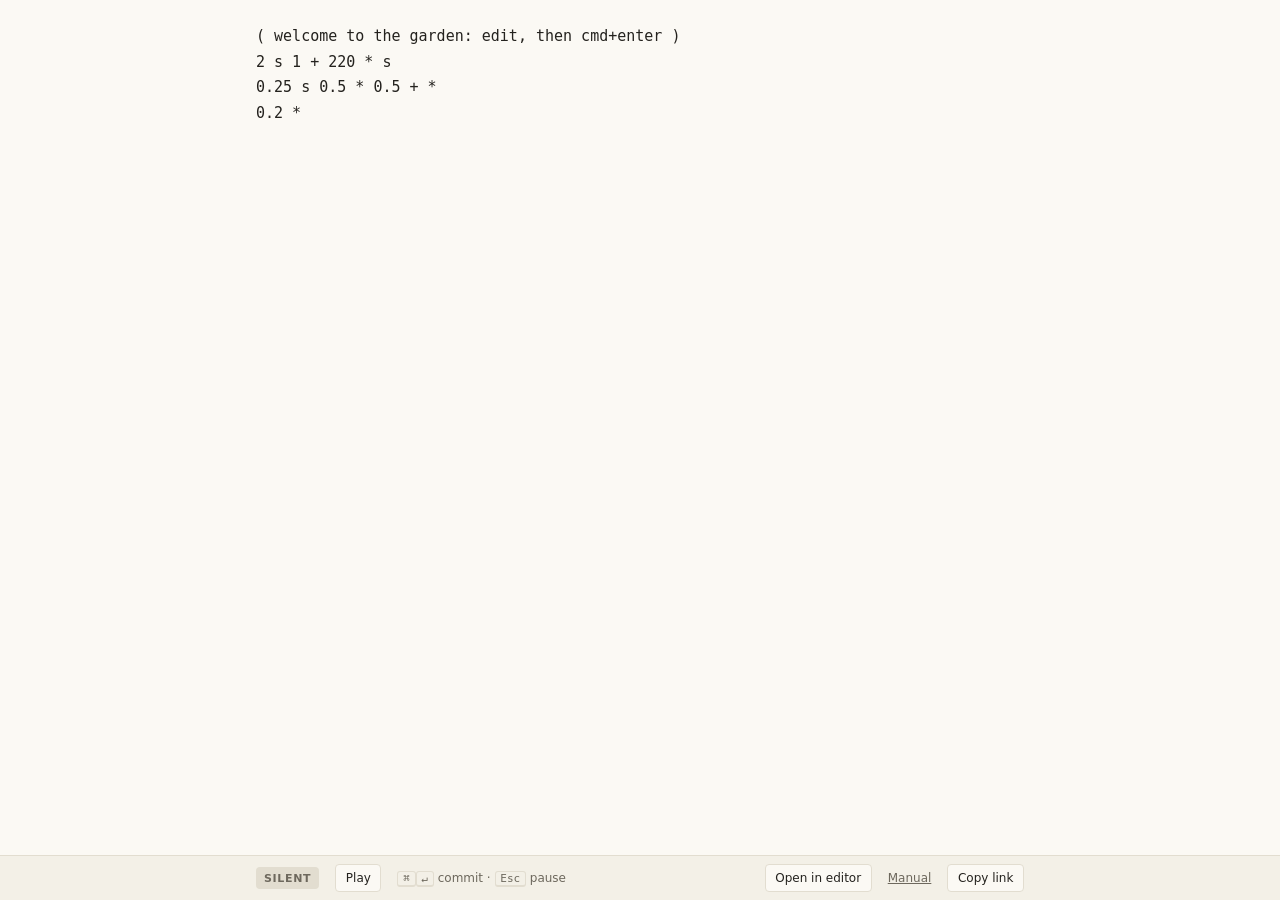
<file: sound_garden_web/web/index.html>
<!doctype html>
<html lang="en">
<head>
<meta charset="utf-8">
<meta name="viewport" content="width=device-width, initial-scale=1">
<title>Sound Garden</title>
<link rel="icon" href="data:image/svg+xml,<svg xmlns='http://www.w3.org/2000/svg' viewBox='0 0 16 16'><circle cx='8' cy='8' r='6' fill='%233d6a3a'/></svg>">
<style>
  :root {
    --paper: #fbf9f4; --paper-2: #f3f0e7; --ink: #24221e; --muted: #6d685d; --rule: #e2ddd0;
    --accent: #3d6a3a; --draft: #a4471f; --warn: #9a3b24;
    --mono: "JetBrains Mono", ui-monospace, "SF Mono", Menlo, monospace;
    --sans: system-ui, -apple-system, sans-serif;
    color-scheme: light;
  }
  @media (prefers-color-scheme: dark) {
    :root {
      --paper: #191816; --paper-2: #22211e; --ink: #e7e3d8; --muted: #a19b8e; --rule: #34322d;
      --accent: #98c487; --draft: #eb9a6c; --warn: #ec9a7f;
      color-scheme: dark;
    }
  }
  * { box-sizing: border-box; }
  html, body { height: 100%; margin: 0; }
  body { background: var(--paper); color: var(--ink); font: 14px/1.5 var(--sans); display: flex; flex-direction: column; }
  textarea {
    flex: 1; width: 100%; resize: none; border: 0; outline: none; background: var(--paper); color: var(--ink);
    font: 15px/1.7 var(--mono); padding: 1.5rem max(1rem, calc(50vw - 24rem)); tab-size: 2;
  }
  #warnings { margin: 0; padding: 0 max(1rem, calc(50vw - 24rem)); list-style: none; font: 12px/1.6 var(--mono); color: var(--warn); }
  #warnings li { padding: 0.15rem 0; }
  #warnings:empty { display: none; }
  #warnings { padding-bottom: 0.5rem; }
  footer {
    display: flex; align-items: center; gap: 1rem; padding: 0.5rem max(1rem, calc(50vw - 24rem));
    border-top: 1px solid var(--rule); background: var(--paper-2); font-size: 12px; color: var(--muted);
  }
  #state { font: 600 11px/1 var(--sans); letter-spacing: 0.06em; text-transform: uppercase; padding: 0.35rem 0.5rem; border-radius: 4px; background: var(--accent); color: var(--paper); }
  #state.draft { background: var(--draft); }
  #state.idle { background: var(--rule); color: var(--muted); }
  button { font: inherit; color: var(--ink); background: var(--paper); border: 1px solid var(--rule); border-radius: 4px; padding: 0.25rem 0.6rem; cursor: pointer; }
  button:hover { border-color: var(--accent); color: var(--accent); }
  footer a { color: inherit; }
  footer a:hover { color: var(--accent); }
  .spacer { flex: 1; }
  kbd { font: 11px var(--mono); border: 1px solid var(--rule); border-bottom-width: 2px; border-radius: 3px; padding: 0 0.3rem; }
  @media (max-width: 40rem) { .keys { display: none; } }
</style>
</head>
<body>
<textarea id="program" spellcheck="false" autocapitalize="off" autocomplete="off" aria-label="Program"></textarea>
<ul id="warnings" aria-live="polite"></ul>
<footer>
  <span id="state" class="idle">silent</span>
  <button id="toggle" type="button">Play</button>
  <span class="keys"><kbd>⌘</kbd><kbd>↵</kbd> commit · <kbd>Esc</kbd> pause</span>
  <span class="spacer"></span>
  <span id="note"></span>
    <button id="open-editor" type="button">Open in editor</button>
    <a href="./README.html">Manual</a>
  <button id="share" type="button">Copy link</button>
</footer>
<script type="module">
import { SoundGarden } from './sound-garden.js';

const DEFAULT = `( welcome to the garden: edit, then cmd+enter )
2 s 1 + 220 * s
0.25 s 0.5 * 0.5 + *
0.2 *`;

const program = document.querySelector('#program');
const warningsList = document.querySelector('#warnings');
const state = document.querySelector('#state');
const toggle = document.querySelector('#toggle');
const note = document.querySelector('#note');
let garden = null;
let committed = null;

// A shared piece travels in the URL fragment, deflated and base64url-encoded.
async function encode(text) {
  const stream = new Blob([text]).stream().pipeThrough(new CompressionStream('deflate-raw'));
  const bytes = new Uint8Array(await new Response(stream).arrayBuffer());
  return btoa(String.fromCharCode(...bytes)).replace(/\+/g, '-').replace(/\//g, '_').replace(/=+$/, '');
}
async function decode(code) {
  const bytes = Uint8Array.from(atob(code.replace(/-/g, '+').replace(/_/g, '/')), (c) => c.charCodeAt(0));
  const stream = new Blob([bytes]).stream().pipeThrough(new DecompressionStream('deflate-raw'));
  return new Response(stream).text();
}

function draft() {
  try { localStorage.setItem('sound-garden-draft', program.value); } catch {}
  render();
}

function render() {
  const playing = garden?.playing;
  const isDraft = committed !== null && program.value !== committed;
  state.textContent = !garden ? 'silent' : isDraft ? 'draft' : playing ? 'playing' : 'paused';
  state.className = !garden || (!playing && !isDraft) ? 'idle' : isDraft ? 'draft' : '';
  toggle.textContent = playing ? 'Pause' : 'Play';
}

async function commit() {
  note.textContent = '';
  if (!garden) {
    try {
      garden = await SoundGarden.start();
      globalThis.garden = garden; // for poking at from the console
    } catch (e) {
      note.textContent = `Can't start audio: ${e.message}`;
      return;
    }
  }
  const text = program.value;
  const warnings = await garden.load(text);
  committed = text;
  const words = text.split(/\s+/).filter(Boolean);
  warningsList.replaceChildren(...warnings.map(({ index, message }) => {
    const li = document.createElement('li');
    li.textContent = index >= 0 ? `${words[index]} · ${message}` : message;
    return li;
  }));
  garden.play();
  render();
}

program.addEventListener('input', draft);
program.addEventListener('keydown', (e) => {
  if (e.key === 'Enter' && (e.metaKey || e.ctrlKey)) {
    e.preventDefault();
    commit();
  } else if (e.key === 'Escape' && garden) {
    garden.pause();
    render();
  }
});
toggle.addEventListener('click', () => {
  if (!garden?.playing && committed === null) return commit();
  garden.playing ? garden.pause() : garden.play();
  render();
});
document.querySelector('#share').addEventListener('click', async () => {
  const url = `${location.origin}${location.pathname}#${await encode(program.value)}`;
  history.replaceState(null, '', url);
  try {
    await navigator.clipboard.writeText(url);
    note.textContent = 'Link copied';
  } catch {
    note.textContent = 'Link is in the address bar';
  }
  setTimeout(() => (note.textContent = ''), 2000);
});

  document.querySelector('#open-editor').addEventListener('click', async () => {
    try {
      location.href = `./editor/#text=${await encode(program.value)}`;
    } catch (error) {
      note.textContent = `Can't open editor: ${error.message}`;
    }
  });
let initial = DEFAULT;
if (location.hash.length > 1) {
  initial = await decode(location.hash.slice(1)).catch(() => DEFAULT);
} else {
  try { initial = localStorage.getItem('sound-garden-draft') ?? DEFAULT; } catch {}
}
program.value = initial;
program.focus();
render();
</script>
</body>
</html>
</file>
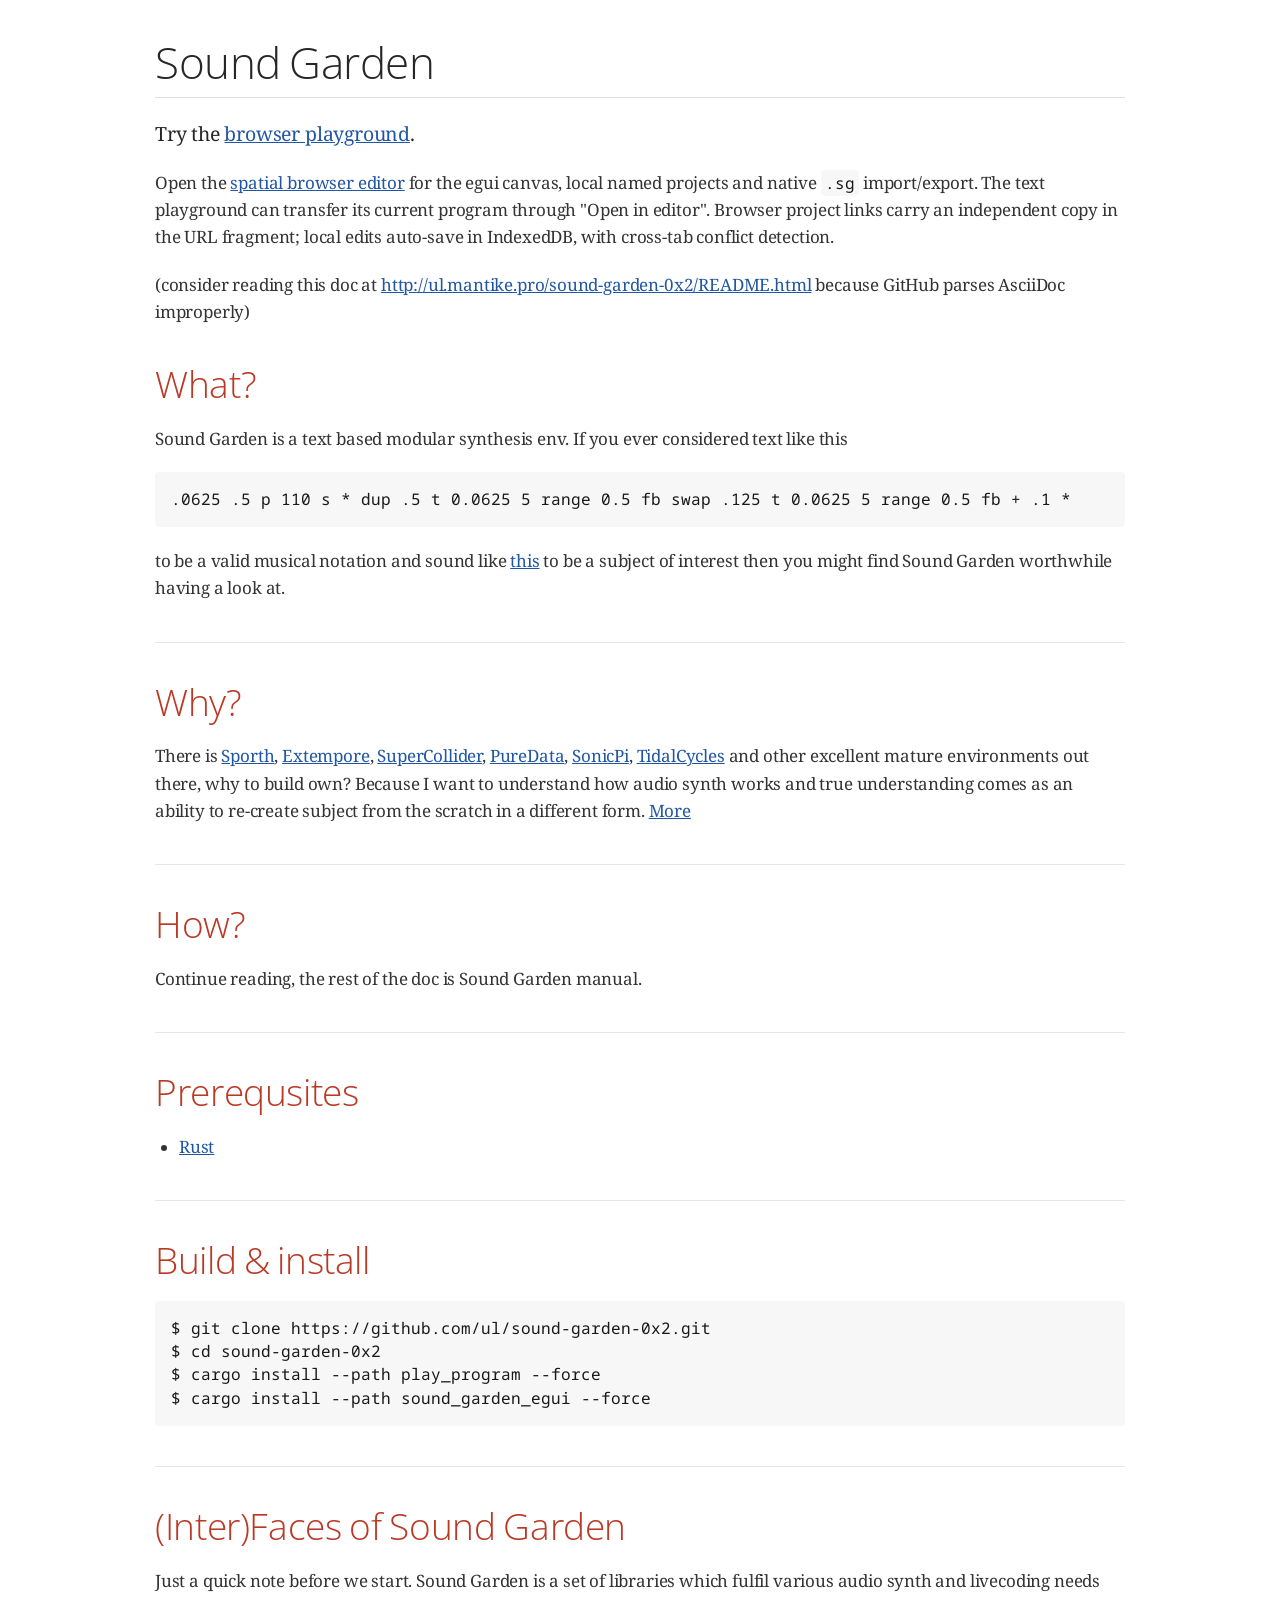
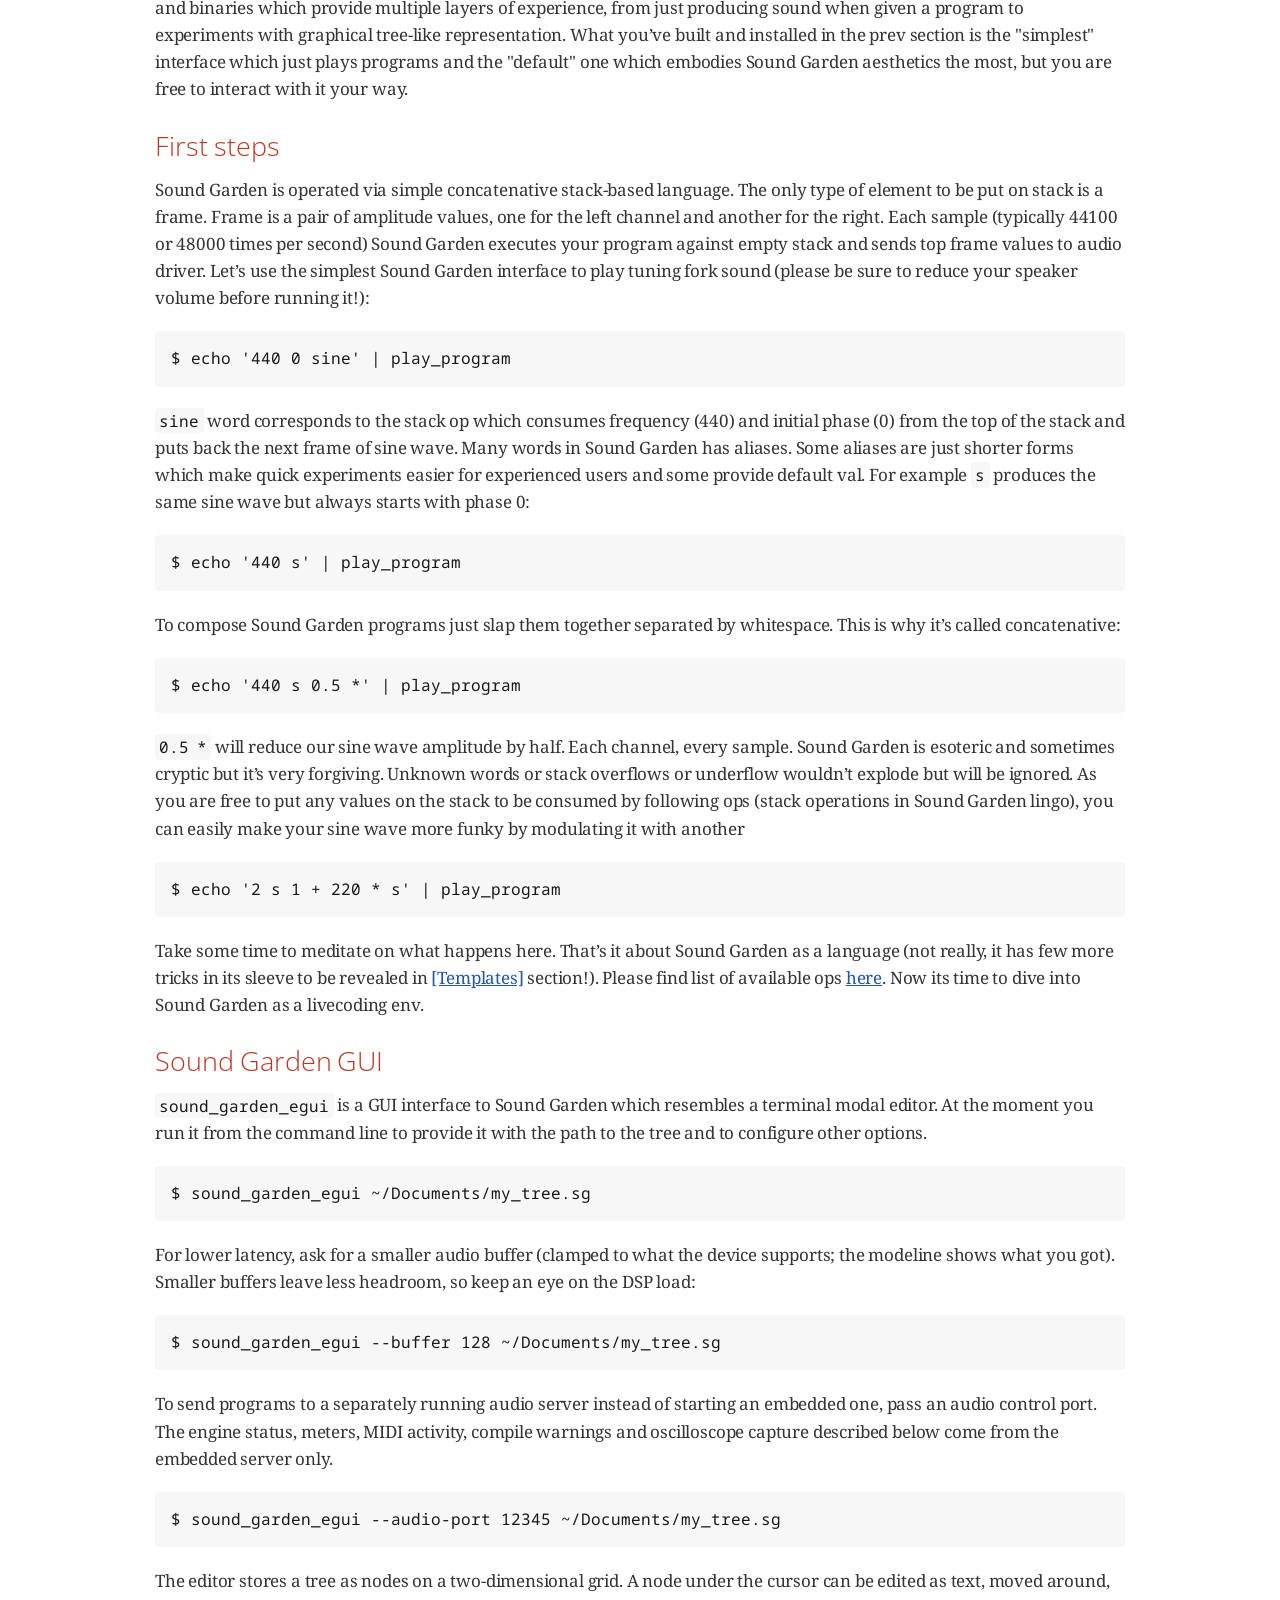
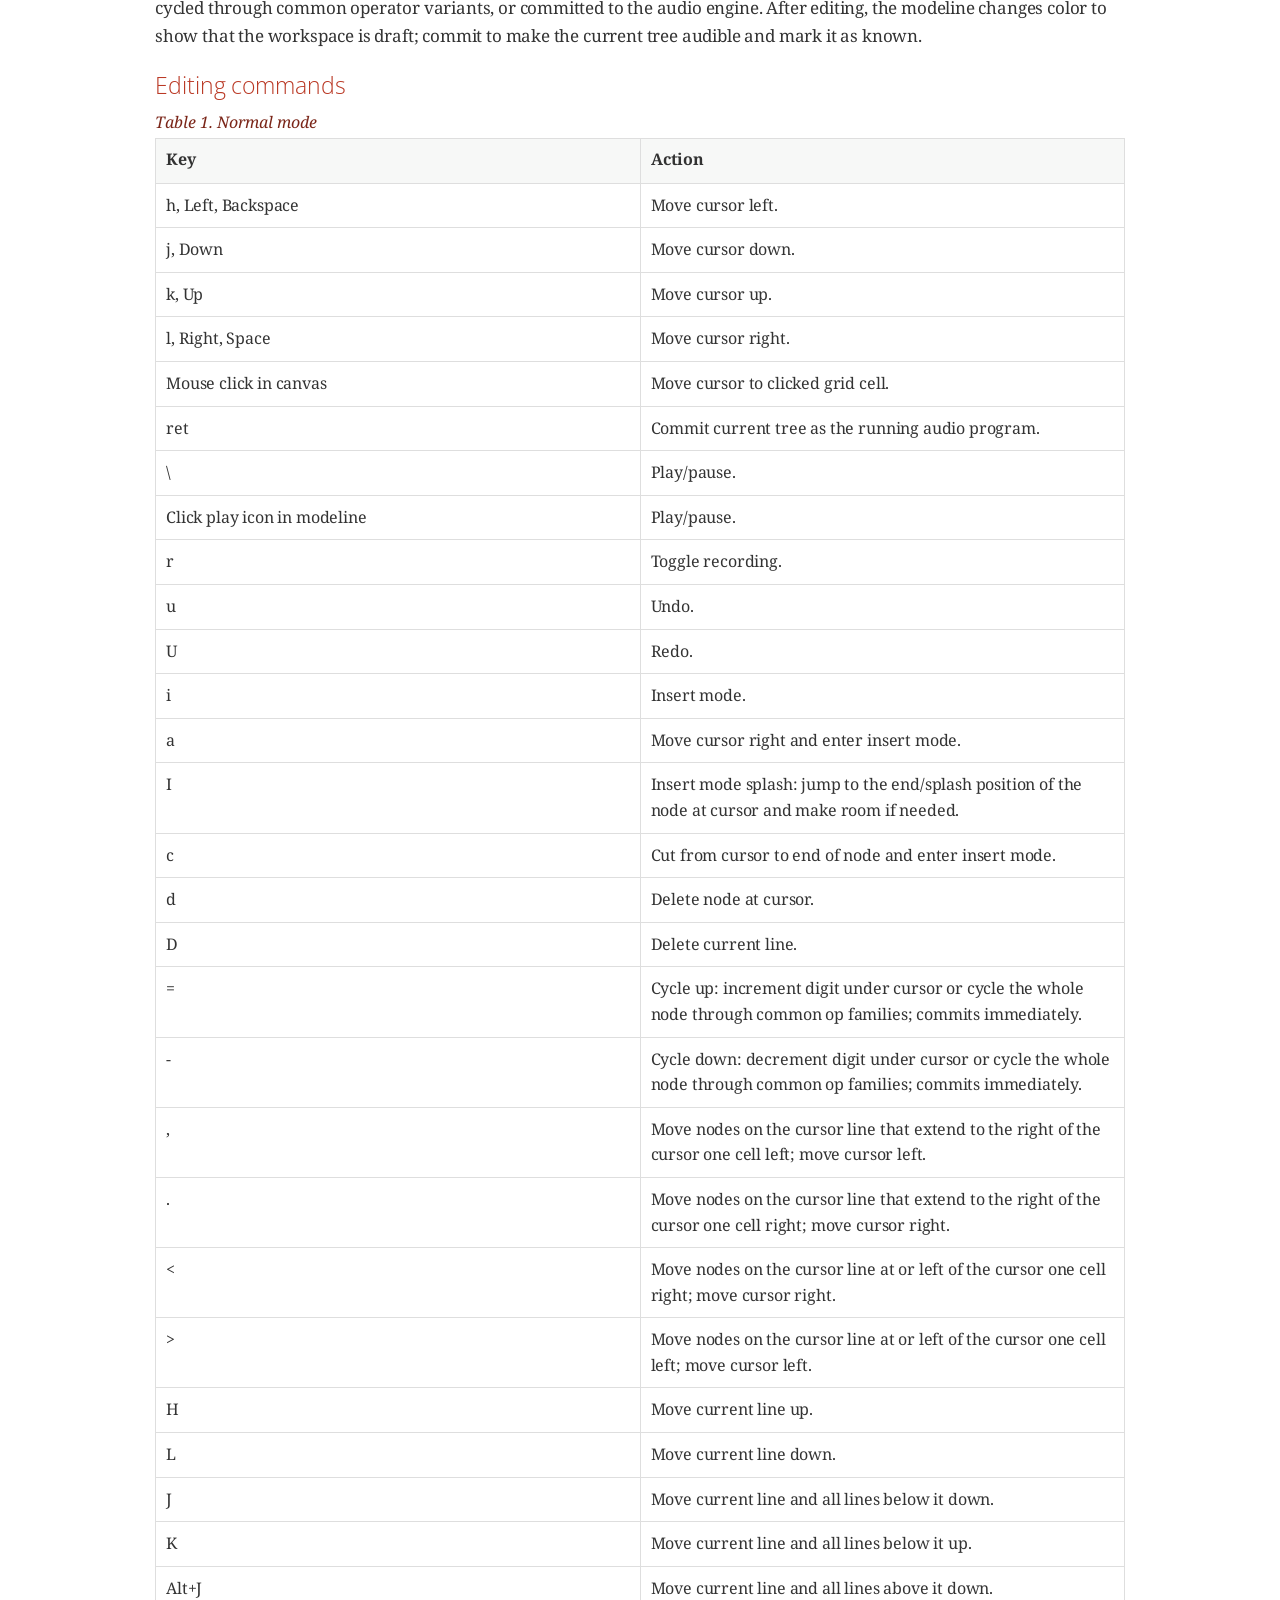
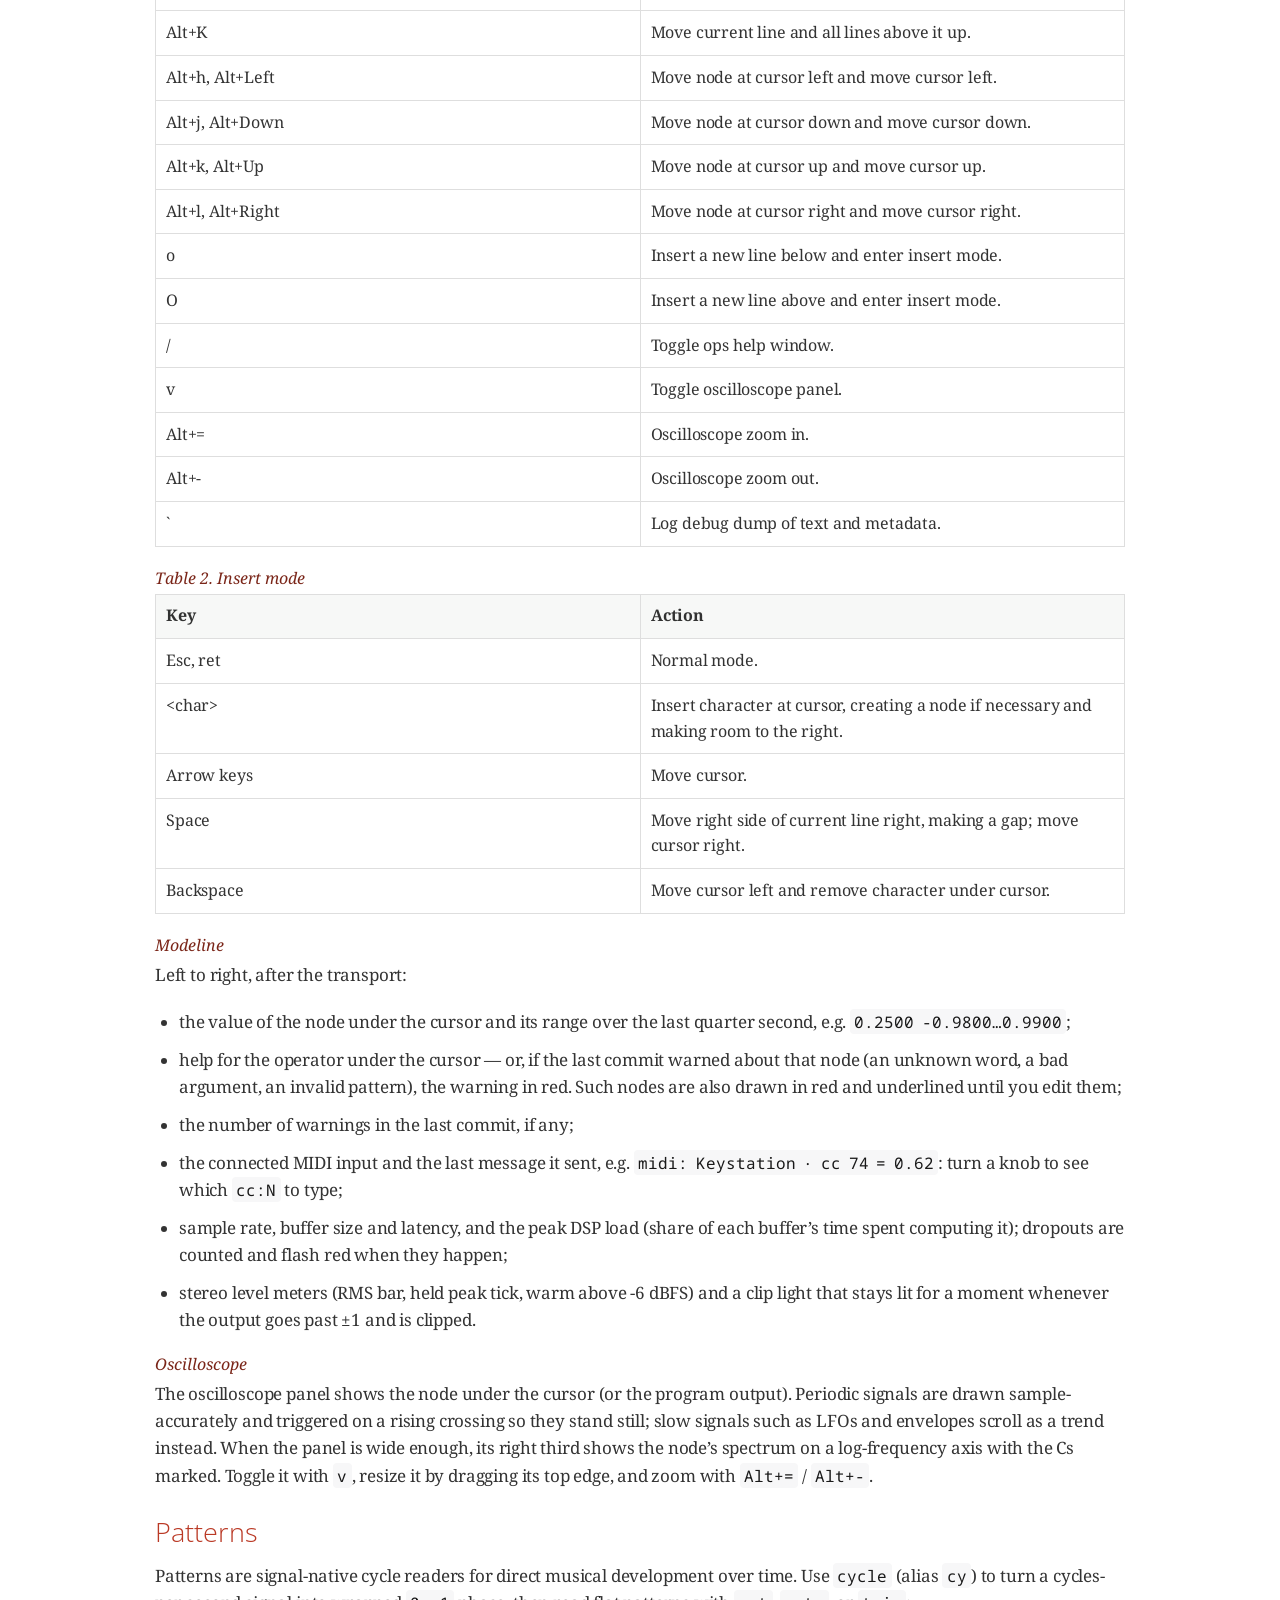
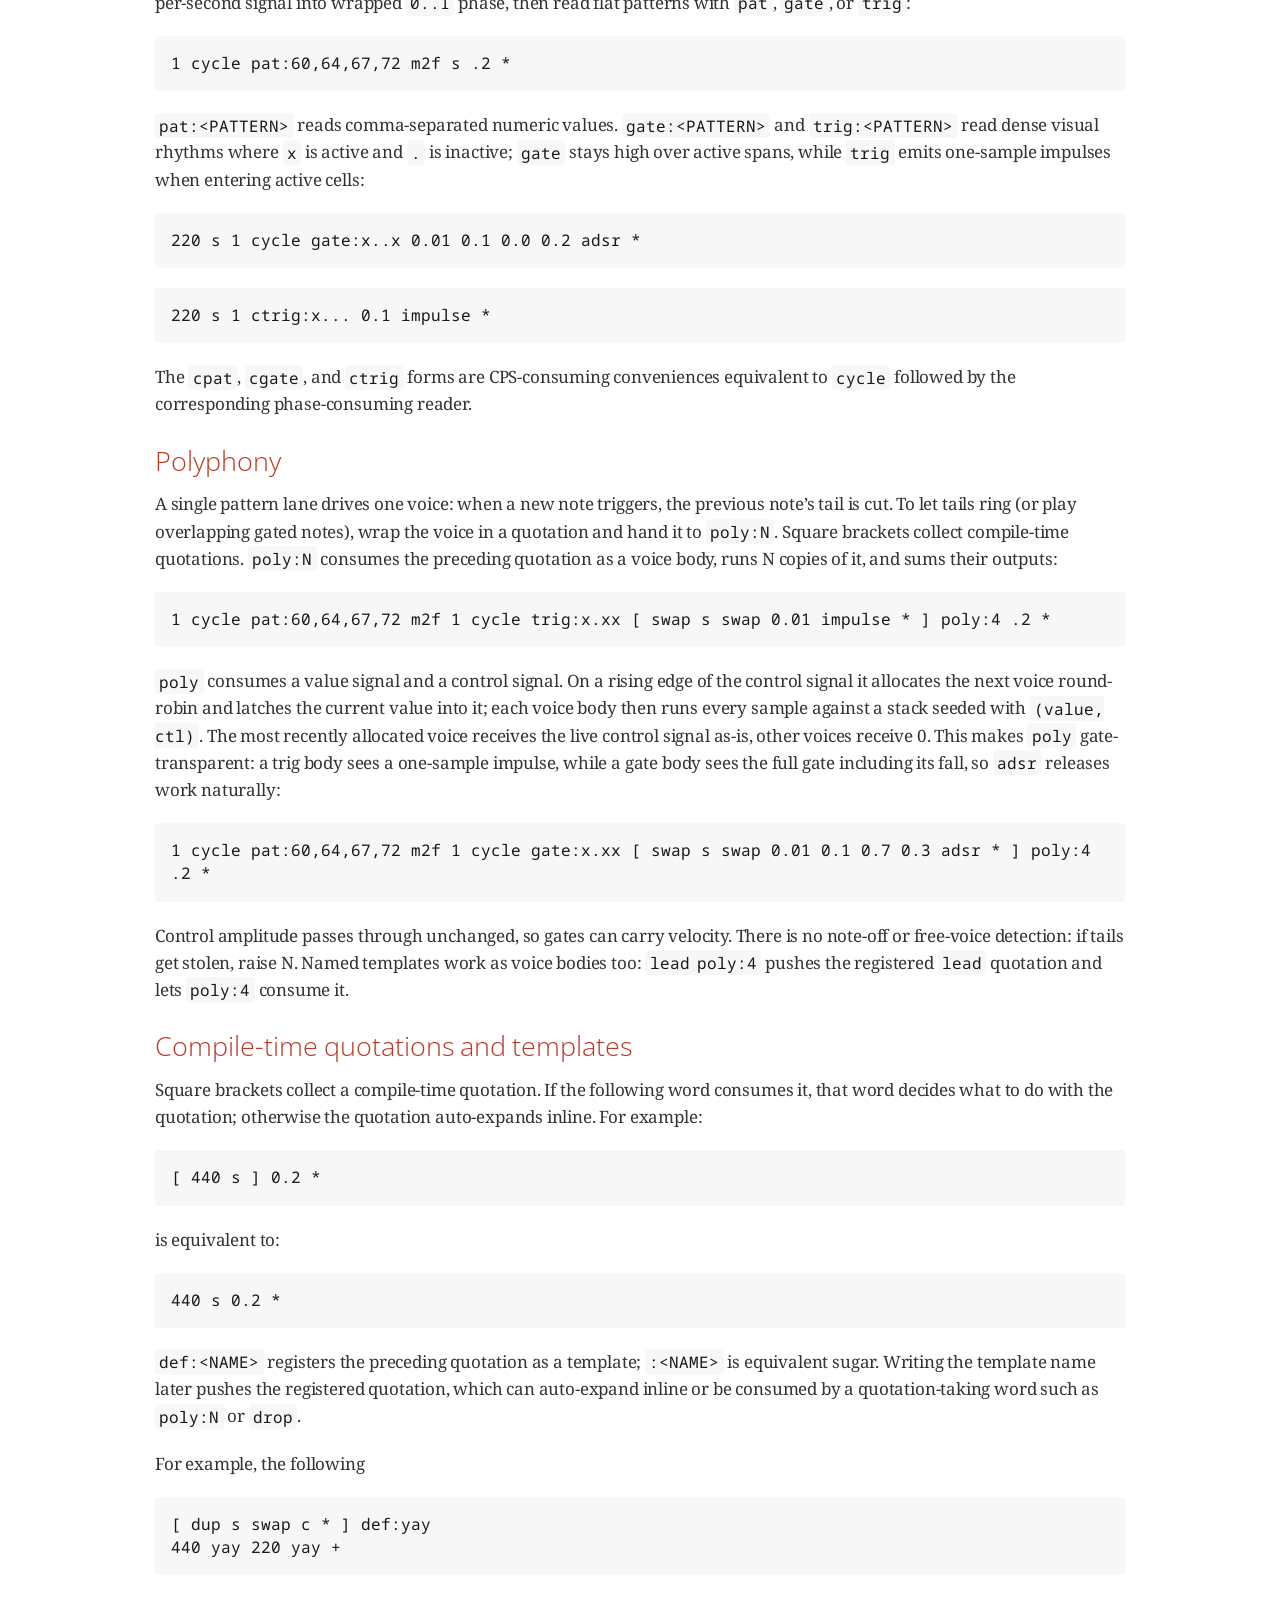
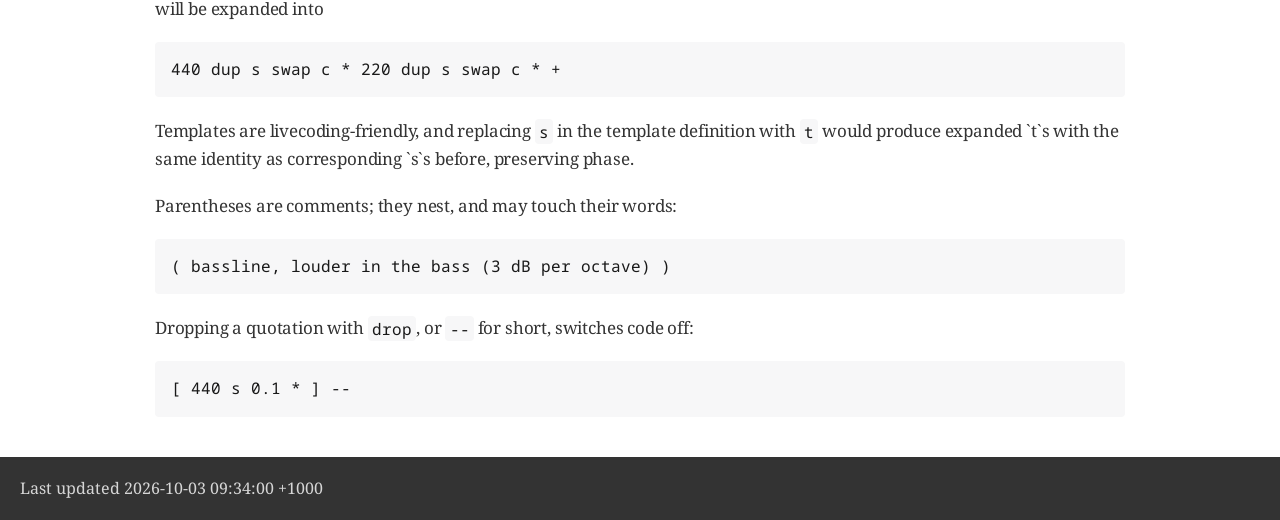
<file: README.html>
<!DOCTYPE html>
<html lang="en">
<head>
<meta charset="UTF-8">
<meta http-equiv="X-UA-Compatible" content="IE=edge">
<meta name="viewport" content="width=device-width, initial-scale=1.0">
<meta name="generator" content="Asciidoctor 2.0.26">
<title>Sound Garden</title>
<link rel="stylesheet" href="https://fonts.googleapis.com/css?family=Open+Sans:300,300italic,400,400italic,600,600italic%7CNoto+Serif:400,400italic,700,700italic%7CDroid+Sans+Mono:400,700">
<style>
/*! Asciidoctor default stylesheet | MIT License | https://asciidoctor.org */
/* Uncomment the following line when using as a custom stylesheet */
/* @import "https://fonts.googleapis.com/css?family=Open+Sans:300,300italic,400,400italic,600,600italic%7CNoto+Serif:400,400italic,700,700italic%7CDroid+Sans+Mono:400,700"; */
html{font-family:sans-serif;-webkit-text-size-adjust:100%}
a{background:none}
a:focus{outline:thin dotted}
a:active,a:hover{outline:0}
h1{font-size:2em;margin:.67em 0}
b,strong{font-weight:bold}
abbr{font-size:.9em}
abbr[title]{cursor:help;border-bottom:1px dotted #dddddf;text-decoration:none}
dfn{font-style:italic}
hr{height:0}
mark{background:#ff0;color:#000}
code,kbd,pre,samp{font-family:monospace;font-size:1em}
pre{white-space:pre-wrap}
q{quotes:"\201C" "\201D" "\2018" "\2019"}
small{font-size:80%}
sub,sup{font-size:75%;line-height:0;position:relative;vertical-align:baseline}
sup{top:-.5em}
sub{bottom:-.25em}
img{border:0}
svg:not(:root){overflow:hidden}
figure{margin:0}
audio,video{display:inline-block}
audio:not([controls]){display:none;height:0}
fieldset{border:1px solid silver;margin:0 2px;padding:.35em .625em .75em}
legend{border:0;padding:0}
button,input,select,textarea{font-family:inherit;font-size:100%;margin:0}
button,input{line-height:normal}
button,select{text-transform:none}
button,html input[type=button],input[type=reset],input[type=submit]{-webkit-appearance:button;cursor:pointer}
button[disabled],html input[disabled]{cursor:default}
input[type=checkbox],input[type=radio]{padding:0}
button::-moz-focus-inner,input::-moz-focus-inner{border:0;padding:0}
textarea{overflow:auto;vertical-align:top}
table{border-collapse:collapse;border-spacing:0}
*,::before,::after{box-sizing:border-box}
html,body{font-size:100%}
body{background:#fff;color:rgba(0,0,0,.8);padding:0;margin:0;font-family:"Noto Serif","DejaVu Serif",serif;line-height:1;position:relative;cursor:auto;-moz-tab-size:4;-o-tab-size:4;tab-size:4;word-wrap:anywhere;-moz-osx-font-smoothing:grayscale;-webkit-font-smoothing:antialiased}
a:hover{cursor:pointer}
img,object,embed{max-width:100%;height:auto}
object,embed{height:100%}
img{-ms-interpolation-mode:bicubic}
.left{float:left!important}
.right{float:right!important}
.text-left{text-align:left!important}
.text-right{text-align:right!important}
.text-center{text-align:center!important}
.text-justify{text-align:justify!important}
.hide{display:none}
img,object,svg{display:inline-block;vertical-align:middle}
textarea{height:auto;min-height:50px}
select{width:100%}
.subheader,.admonitionblock td.content>.title,.audioblock>.title,.exampleblock>.title,.imageblock>.title,.listingblock>.title,.literalblock>.title,.stemblock>.title,.openblock>.title,.paragraph>.title,.quoteblock>.title,table.tableblock>.title,.verseblock>.title,.videoblock>.title,.dlist>.title,.olist>.title,.ulist>.title,.qlist>.title,.hdlist>.title{line-height:1.45;color:#7a2518;font-weight:400;margin-top:0;margin-bottom:.25em}
div,dl,dt,dd,ul,ol,li,h1,h2,h3,#toctitle,.sidebarblock>.content>.title,h4,h5,h6,pre,form,p,blockquote,th,td{margin:0;padding:0}
a{color:#2156a5;text-decoration:underline;line-height:inherit}
a:hover,a:focus{color:#1d4b8f}
a img{border:0}
p{line-height:1.6;margin-bottom:1.25em;text-rendering:optimizeLegibility}
p aside{font-size:.875em;line-height:1.35;font-style:italic}
h1,h2,h3,#toctitle,.sidebarblock>.content>.title,h4,h5,h6{font-family:"Open Sans","DejaVu Sans",sans-serif;font-weight:300;font-style:normal;color:#ba3925;text-rendering:optimizeLegibility;margin-top:1em;margin-bottom:.5em;line-height:1.0125em}
h1 small,h2 small,h3 small,#toctitle small,.sidebarblock>.content>.title small,h4 small,h5 small,h6 small{font-size:60%;color:#e99b8f;line-height:0}
h1{font-size:2.125em}
h2{font-size:1.6875em}
h3,#toctitle,.sidebarblock>.content>.title{font-size:1.375em}
h4,h5{font-size:1.125em}
h6{font-size:1em}
hr{border:solid #dddddf;border-width:1px 0 0;clear:both;margin:1.25em 0 1.1875em}
em,i{font-style:italic;line-height:inherit}
strong,b{font-weight:bold;line-height:inherit}
small{font-size:60%;line-height:inherit}
code{font-family:"Droid Sans Mono","DejaVu Sans Mono",monospace;font-weight:400;color:rgba(0,0,0,.9)}
ul,ol,dl{line-height:1.6;margin-bottom:1.25em;list-style-position:outside;font-family:inherit}
ul,ol{margin-left:1.5em}
ul li ul,ul li ol{margin-left:1.25em;margin-bottom:0}
ul.circle{list-style-type:circle}
ul.disc{list-style-type:disc}
ul.square{list-style-type:square}
ul.circle ul:not([class]),ul.disc ul:not([class]),ul.square ul:not([class]){list-style:inherit}
ol li ul,ol li ol{margin-left:1.25em;margin-bottom:0}
dl dt{margin-bottom:.3125em;font-weight:bold}
dl dd{margin-bottom:1.25em}
blockquote{margin:0 0 1.25em;padding:.5625em 1.25em 0 1.1875em;border-left:1px solid #ddd}
blockquote,blockquote p{line-height:1.6;color:rgba(0,0,0,.85)}
@media screen and (min-width:768px){h1,h2,h3,#toctitle,.sidebarblock>.content>.title,h4,h5,h6{line-height:1.2}
h1{font-size:2.75em}
h2{font-size:2.3125em}
h3,#toctitle,.sidebarblock>.content>.title{font-size:1.6875em}
h4{font-size:1.4375em}}
table{background:#fff;margin-bottom:1.25em;border:1px solid #dedede;word-wrap:normal}
table thead,table tfoot{background:#f7f8f7}
table thead tr th,table thead tr td,table tfoot tr th,table tfoot tr td{padding:.5em .625em .625em;font-size:inherit;color:rgba(0,0,0,.8);text-align:left}
table tr th,table tr td{padding:.5625em .625em;font-size:inherit;color:rgba(0,0,0,.8)}
table tr.even,table tr.alt{background:#f8f8f7}
table thead tr th,table tfoot tr th,table tbody tr td,table tr td,table tfoot tr td{line-height:1.6}
h1,h2,h3,#toctitle,.sidebarblock>.content>.title,h4,h5,h6{line-height:1.2;word-spacing:-.05em}
h1 strong,h2 strong,h3 strong,#toctitle strong,.sidebarblock>.content>.title strong,h4 strong,h5 strong,h6 strong{font-weight:400}
.center{margin-left:auto;margin-right:auto}
.stretch{width:100%}
.clearfix::before,.clearfix::after,.float-group::before,.float-group::after{content:" ";display:table}
.clearfix::after,.float-group::after{clear:both}
:not(pre).nobreak{word-wrap:normal}
:not(pre).nowrap{white-space:nowrap}
:not(pre).pre-wrap{white-space:pre-wrap}
:not(pre):not([class^=L])>code{font-size:.9375em;font-style:normal!important;letter-spacing:0;padding:.1em .5ex;word-spacing:-.15em;background:#f7f7f8;border-radius:4px;line-height:1.45;text-rendering:optimizeSpeed}
pre{color:rgba(0,0,0,.9);font-family:"Droid Sans Mono","DejaVu Sans Mono",monospace;line-height:1.45;text-rendering:optimizeSpeed}
pre code,pre pre{color:inherit;font-size:inherit;line-height:inherit}
pre.nowrap,pre.nowrap pre{white-space:pre;word-wrap:normal}
em em{font-style:normal}
strong strong{font-weight:400}
.keyseq{color:rgba(51,51,51,.8)}
kbd{font-family:"Droid Sans Mono","DejaVu Sans Mono",monospace;display:inline-block;color:rgba(0,0,0,.8);font-size:.65em;line-height:1.45;background:#f7f7f7;border:1px solid #ccc;border-radius:3px;box-shadow:0 1px 0 rgba(0,0,0,.2),inset 0 0 0 .1em #fff;margin:0 .15em;padding:.2em .5em;vertical-align:middle;position:relative;top:-.1em;white-space:nowrap}
.keyseq kbd:first-child{margin-left:0}
.keyseq kbd:last-child{margin-right:0}
.menuseq,.menuref{color:#000}
.menuseq b:not(.caret),.menuref{font-weight:inherit}
.menuseq{word-spacing:-.02em}
.menuseq b.caret{font-size:1.25em;line-height:.8}
.menuseq i.caret{font-weight:bold;text-align:center;width:.45em}
b.button::before,b.button::after{position:relative;top:-1px;font-weight:400}
b.button::before{content:"[";padding:0 3px 0 2px}
b.button::after{content:"]";padding:0 2px 0 3px}
p a>code:hover{color:rgba(0,0,0,.9)}
#header,#content,#footnotes,#footer{width:100%;margin:0 auto;max-width:62.5em;*zoom:1;position:relative;padding-left:.9375em;padding-right:.9375em}
#header::before,#header::after,#content::before,#content::after,#footnotes::before,#footnotes::after,#footer::before,#footer::after{content:" ";display:table}
#header::after,#content::after,#footnotes::after,#footer::after{clear:both}
#content{margin-top:1.25em}
#content::before{content:none}
#header>h1:first-child{color:rgba(0,0,0,.85);margin-top:2.25rem;margin-bottom:0}
#header>h1:first-child+#toc{margin-top:8px;border-top:1px solid #dddddf}
#header>h1:only-child{border-bottom:1px solid #dddddf;padding-bottom:8px}
#header .details{border-bottom:1px solid #dddddf;line-height:1.45;padding-top:.25em;padding-bottom:.25em;padding-left:.25em;color:rgba(0,0,0,.6);display:flex;flex-flow:row wrap}
#header .details span:first-child{margin-left:-.125em}
#header .details span.email a{color:rgba(0,0,0,.85)}
#header .details br{display:none}
#header .details br+span::before{content:"\00a0\2013\00a0"}
#header .details br+span.author::before{content:"\00a0\22c5\00a0";color:rgba(0,0,0,.85)}
#header .details br+span#revremark::before{content:"\00a0|\00a0"}
#header #revnumber{text-transform:capitalize}
#header #revnumber::after{content:"\00a0"}
#content>h1:first-child:not([class]){color:rgba(0,0,0,.85);border-bottom:1px solid #dddddf;padding-bottom:8px;margin-top:0;padding-top:1rem;margin-bottom:1.25rem}
#toc{border-bottom:1px solid #e7e7e9;padding-bottom:.5em}
#toc>ul{margin-left:.125em}
#toc ul.sectlevel0>li>a{font-style:italic}
#toc ul.sectlevel0 ul.sectlevel1{margin:.5em 0}
#toc ul{font-family:"Open Sans","DejaVu Sans",sans-serif;list-style-type:none}
#toc li{line-height:1.3334;margin-top:.3334em}
#toc a{text-decoration:none}
#toc a:active{text-decoration:underline}
#toctitle{color:#7a2518;font-size:1.2em}
@media screen and (min-width:768px){#toctitle{font-size:1.375em}
body.toc2{padding-left:15em;padding-right:0}
body.toc2 #header>h1:nth-last-child(2){border-bottom:1px solid #dddddf;padding-bottom:8px}
#toc.toc2{margin-top:0!important;background:#f8f8f7;position:fixed;width:15em;left:0;top:0;border-right:1px solid #e7e7e9;border-top-width:0!important;border-bottom-width:0!important;z-index:1000;padding:1.25em 1em;height:100%;overflow:auto}
#toc.toc2 #toctitle{margin-top:0;margin-bottom:.8rem;font-size:1.2em}
#toc.toc2>ul{font-size:.9em;margin-bottom:0}
#toc.toc2 ul ul{margin-left:0;padding-left:1em}
#toc.toc2 ul.sectlevel0 ul.sectlevel1{padding-left:0;margin-top:.5em;margin-bottom:.5em}
body.toc2.toc-right{padding-left:0;padding-right:15em}
body.toc2.toc-right #toc.toc2{border-right-width:0;border-left:1px solid #e7e7e9;left:auto;right:0}}
@media screen and (min-width:1280px){body.toc2{padding-left:20em;padding-right:0}
#toc.toc2{width:20em}
#toc.toc2 #toctitle{font-size:1.375em}
#toc.toc2>ul{font-size:.95em}
#toc.toc2 ul ul{padding-left:1.25em}
body.toc2.toc-right{padding-left:0;padding-right:20em}}
#content #toc{border:1px solid #e0e0dc;margin-bottom:1.25em;padding:1.25em;background:#f8f8f7;border-radius:4px}
#content #toc>:first-child{margin-top:0}
#content #toc>:last-child{margin-bottom:0}
#footer{max-width:none;background:rgba(0,0,0,.8);padding:1.25em}
#footer-text{color:hsla(0,0%,100%,.8);line-height:1.44}
#content{margin-bottom:.625em}
.sect1{padding-bottom:.625em}
@media screen and (min-width:768px){#content{margin-bottom:1.25em}
.sect1{padding-bottom:1.25em}}
.sect1:last-child{padding-bottom:0}
.sect1+.sect1{border-top:1px solid #e7e7e9}
#content h1>a.anchor,h2>a.anchor,h3>a.anchor,#toctitle>a.anchor,.sidebarblock>.content>.title>a.anchor,h4>a.anchor,h5>a.anchor,h6>a.anchor{position:absolute;z-index:1001;width:1.5ex;margin-left:-1.5ex;display:block;text-decoration:none!important;visibility:hidden;text-align:center;font-weight:400}
#content h1>a.anchor::before,h2>a.anchor::before,h3>a.anchor::before,#toctitle>a.anchor::before,.sidebarblock>.content>.title>a.anchor::before,h4>a.anchor::before,h5>a.anchor::before,h6>a.anchor::before{content:"\00A7";font-size:.85em;display:block;padding-top:.1em}
#content h1:hover>a.anchor,#content h1>a.anchor:hover,h2:hover>a.anchor,h2>a.anchor:hover,h3:hover>a.anchor,#toctitle:hover>a.anchor,.sidebarblock>.content>.title:hover>a.anchor,h3>a.anchor:hover,#toctitle>a.anchor:hover,.sidebarblock>.content>.title>a.anchor:hover,h4:hover>a.anchor,h4>a.anchor:hover,h5:hover>a.anchor,h5>a.anchor:hover,h6:hover>a.anchor,h6>a.anchor:hover{visibility:visible}
#content h1>a.link,h2>a.link,h3>a.link,#toctitle>a.link,.sidebarblock>.content>.title>a.link,h4>a.link,h5>a.link,h6>a.link{color:#ba3925;text-decoration:none}
#content h1>a.link:hover,h2>a.link:hover,h3>a.link:hover,#toctitle>a.link:hover,.sidebarblock>.content>.title>a.link:hover,h4>a.link:hover,h5>a.link:hover,h6>a.link:hover{color:#a53221}
details,.audioblock,.imageblock,.literalblock,.listingblock,.stemblock,.videoblock{margin-bottom:1.25em}
details{margin-left:1.25rem}
details>summary{cursor:pointer;display:block;position:relative;line-height:1.6;margin-bottom:.625rem;outline:none;-webkit-tap-highlight-color:transparent}
details>summary::-webkit-details-marker{display:none}
details>summary::before{content:"";border:solid transparent;border-left:solid;border-width:.3em 0 .3em .5em;position:absolute;top:.5em;left:-1.25rem;transform:translateX(15%)}
details[open]>summary::before{border:solid transparent;border-top:solid;border-width:.5em .3em 0;transform:translateY(15%)}
details>summary::after{content:"";width:1.25rem;height:1em;position:absolute;top:.3em;left:-1.25rem}
.admonitionblock td.content>.title,.audioblock>.title,.exampleblock>.title,.imageblock>.title,.listingblock>.title,.literalblock>.title,.stemblock>.title,.openblock>.title,.paragraph>.title,.quoteblock>.title,table.tableblock>.title,.verseblock>.title,.videoblock>.title,.dlist>.title,.olist>.title,.ulist>.title,.qlist>.title,.hdlist>.title{text-rendering:optimizeLegibility;text-align:left;font-family:"Noto Serif","DejaVu Serif",serif;font-size:1rem;font-style:italic}
table.tableblock.fit-content>caption.title{white-space:nowrap;width:0}
.paragraph.lead>p,#preamble>.sectionbody>[class=paragraph]:first-of-type p{font-size:1.21875em;line-height:1.6;color:rgba(0,0,0,.85)}
.admonitionblock>table{border-collapse:separate;border:0;background:none;width:100%}
.admonitionblock>table td.icon{text-align:center;width:80px}
.admonitionblock>table td.icon img{max-width:none}
.admonitionblock>table td.icon .title{font-weight:bold;font-family:"Open Sans","DejaVu Sans",sans-serif;text-transform:uppercase}
.admonitionblock>table td.content{padding-left:1.125em;padding-right:1.25em;border-left:1px solid #dddddf;color:rgba(0,0,0,.6);word-wrap:anywhere}
.admonitionblock>table td.content>:last-child>:last-child{margin-bottom:0}
.exampleblock>.content{border:1px solid #e6e6e6;margin-bottom:1.25em;padding:1.25em;background:#fff;border-radius:4px}
.sidebarblock{border:1px solid #dbdbd6;margin-bottom:1.25em;padding:1.25em;background:#f3f3f2;border-radius:4px}
.sidebarblock>.content>.title{color:#7a2518;margin-top:0;text-align:center}
.exampleblock>.content>:first-child,.sidebarblock>.content>:first-child{margin-top:0}
.exampleblock>.content>:last-child,.exampleblock>.content>:last-child>:last-child,.exampleblock>.content .olist>ol>li:last-child>:last-child,.exampleblock>.content .ulist>ul>li:last-child>:last-child,.exampleblock>.content .qlist>ol>li:last-child>:last-child,.sidebarblock>.content>:last-child,.sidebarblock>.content>:last-child>:last-child,.sidebarblock>.content .olist>ol>li:last-child>:last-child,.sidebarblock>.content .ulist>ul>li:last-child>:last-child,.sidebarblock>.content .qlist>ol>li:last-child>:last-child{margin-bottom:0}
.literalblock pre,.listingblock>.content>pre{border-radius:4px;overflow-x:auto;padding:1em;font-size:.8125em}
@media screen and (min-width:768px){.literalblock pre,.listingblock>.content>pre{font-size:.90625em}}
@media screen and (min-width:1280px){.literalblock pre,.listingblock>.content>pre{font-size:1em}}
.literalblock pre,.listingblock>.content>pre:not(.highlight),.listingblock>.content>pre[class=highlight],.listingblock>.content>pre[class^="highlight "]{background:#f7f7f8}
.literalblock.output pre{color:#f7f7f8;background:rgba(0,0,0,.9)}
.listingblock>.content{position:relative}
.listingblock pre>code{display:block}
.listingblock code[data-lang]::before{display:none;content:attr(data-lang);position:absolute;font-size:.75em;top:.425rem;right:.5rem;line-height:1;text-transform:uppercase;color:inherit;opacity:.5}
.listingblock:hover code[data-lang]::before{display:block}
.listingblock.terminal pre .command::before{content:attr(data-prompt);padding-right:.5em;color:inherit;opacity:.5}
.listingblock.terminal pre .command:not([data-prompt])::before{content:"$"}
.listingblock pre.highlightjs{padding:0}
.listingblock pre.highlightjs>code{padding:1em;border-radius:4px}
.listingblock pre.prettyprint{border-width:0}
.prettyprint{background:#f7f7f8}
pre.prettyprint .linenums{line-height:1.45;margin-left:2em}
pre.prettyprint li{background:none;list-style-type:inherit;padding-left:0}
pre.prettyprint li code[data-lang]::before{opacity:1}
pre.prettyprint li:not(:first-child) code[data-lang]::before{display:none}
table.linenotable{border-collapse:separate;border:0;margin-bottom:0;background:none}
table.linenotable td[class]{color:inherit;vertical-align:top;padding:0;line-height:inherit;white-space:normal}
table.linenotable td.code{padding-left:.75em}
table.linenotable td.linenos,pre.pygments .linenos{border-right:1px solid;opacity:.35;padding-right:.5em;-webkit-user-select:none;-moz-user-select:none;-ms-user-select:none;user-select:none}
pre.pygments span.linenos{display:inline-block;margin-right:.75em}
.quoteblock{margin:0 1em 1.25em 1.5em;display:table}
.quoteblock:not(.excerpt)>.title{margin-left:-1.5em;margin-bottom:.75em}
.quoteblock blockquote,.quoteblock p{color:rgba(0,0,0,.85);font-size:1.15rem;line-height:1.75;word-spacing:.1em;letter-spacing:0;font-style:italic;text-align:justify}
.quoteblock blockquote{margin:0;padding:0;border:0}
.quoteblock blockquote::before{content:"\201c";float:left;font-size:2.75em;font-weight:bold;line-height:.6em;margin-left:-.6em;color:#7a2518;text-shadow:0 1px 2px rgba(0,0,0,.1)}
.quoteblock blockquote>.paragraph:last-child p{margin-bottom:0}
.quoteblock .attribution{margin-top:.75em;margin-right:.5ex;text-align:right}
.verseblock{margin:0 1em 1.25em}
.verseblock pre{font-family:"Open Sans","DejaVu Sans",sans-serif;font-size:1.15rem;color:rgba(0,0,0,.85);font-weight:300;text-rendering:optimizeLegibility}
.verseblock pre strong{font-weight:400}
.verseblock .attribution{margin-top:1.25rem;margin-left:.5ex}
.quoteblock .attribution,.verseblock .attribution{font-size:.9375em;line-height:1.45;font-style:italic}
.quoteblock .attribution br,.verseblock .attribution br{display:none}
.quoteblock .attribution cite,.verseblock .attribution cite{display:block;letter-spacing:-.025em;color:rgba(0,0,0,.6)}
.quoteblock.abstract blockquote::before,.quoteblock.excerpt blockquote::before,.quoteblock .quoteblock blockquote::before{display:none}
.quoteblock.abstract blockquote,.quoteblock.abstract p,.quoteblock.excerpt blockquote,.quoteblock.excerpt p,.quoteblock .quoteblock blockquote,.quoteblock .quoteblock p{line-height:1.6;word-spacing:0}
.quoteblock.abstract{margin:0 1em 1.25em;display:block}
.quoteblock.abstract>.title{margin:0 0 .375em;font-size:1.15em;text-align:center}
.quoteblock.excerpt>blockquote,.quoteblock .quoteblock{padding:0 0 .25em 1em;border-left:.25em solid #dddddf}
.quoteblock.excerpt,.quoteblock .quoteblock{margin-left:0}
.quoteblock.excerpt blockquote,.quoteblock.excerpt p,.quoteblock .quoteblock blockquote,.quoteblock .quoteblock p{color:inherit;font-size:1.0625rem}
.quoteblock.excerpt .attribution,.quoteblock .quoteblock .attribution{color:inherit;font-size:.85rem;text-align:left;margin-right:0}
p.tableblock:last-child{margin-bottom:0}
td.tableblock>.content{margin-bottom:1.25em;word-wrap:anywhere}
td.tableblock>.content>:last-child{margin-bottom:-1.25em}
table.tableblock,th.tableblock,td.tableblock{border:0 solid #dedede}
table.grid-all>*>tr>*{border-width:1px}
table.grid-cols>*>tr>*{border-width:0 1px}
table.grid-rows>*>tr>*{border-width:1px 0}
table.frame-all{border-width:1px}
table.frame-ends{border-width:1px 0}
table.frame-sides{border-width:0 1px}
table.frame-none>colgroup+*>:first-child>*,table.frame-sides>colgroup+*>:first-child>*{border-top-width:0}
table.frame-none>:last-child>:last-child>*,table.frame-sides>:last-child>:last-child>*{border-bottom-width:0}
table.frame-none>*>tr>:first-child,table.frame-ends>*>tr>:first-child{border-left-width:0}
table.frame-none>*>tr>:last-child,table.frame-ends>*>tr>:last-child{border-right-width:0}
table.stripes-all>*>tr,table.stripes-odd>*>tr:nth-of-type(odd),table.stripes-even>*>tr:nth-of-type(even),table.stripes-hover>*>tr:hover{background:#f8f8f7}
th.halign-left,td.halign-left{text-align:left}
th.halign-right,td.halign-right{text-align:right}
th.halign-center,td.halign-center{text-align:center}
th.valign-top,td.valign-top{vertical-align:top}
th.valign-bottom,td.valign-bottom{vertical-align:bottom}
th.valign-middle,td.valign-middle{vertical-align:middle}
table thead th,table tfoot th{font-weight:bold}
tbody tr th{background:#f7f8f7}
tbody tr th,tbody tr th p,tfoot tr th,tfoot tr th p{color:rgba(0,0,0,.8);font-weight:bold}
p.tableblock>code:only-child{background:none;padding:0}
p.tableblock{font-size:1em}
ol{margin-left:1.75em}
ul li ol{margin-left:1.5em}
dl dd{margin-left:1.125em}
dl dd:last-child,dl dd:last-child>:last-child{margin-bottom:0}
li p,ul dd,ol dd,.olist .olist,.ulist .ulist,.ulist .olist,.olist .ulist{margin-bottom:.625em}
ul.checklist,ul.none,ol.none,ul.no-bullet,ol.no-bullet,ol.unnumbered,ul.unstyled,ol.unstyled{list-style-type:none}
ul.no-bullet,ol.no-bullet,ol.unnumbered{margin-left:.625em}
ul.unstyled,ol.unstyled{margin-left:0}
li>p:empty:only-child::before{content:"";display:inline-block}
ul.checklist>li>p:first-child{margin-left:-1em}
ul.checklist>li>p:first-child>.fa-square-o:first-child,ul.checklist>li>p:first-child>.fa-check-square-o:first-child{width:1.25em;font-size:.8em;position:relative;bottom:.125em}
ul.checklist>li>p:first-child>input[type=checkbox]:first-child{margin-right:.25em}
ul.inline{display:flex;flex-flow:row wrap;list-style:none;margin:0 0 .625em -1.25em}
ul.inline>li{margin-left:1.25em}
.unstyled dl dt{font-weight:400;font-style:normal}
ol.arabic{list-style-type:decimal}
ol.decimal{list-style-type:decimal-leading-zero}
ol.loweralpha{list-style-type:lower-alpha}
ol.upperalpha{list-style-type:upper-alpha}
ol.lowerroman{list-style-type:lower-roman}
ol.upperroman{list-style-type:upper-roman}
ol.lowergreek{list-style-type:lower-greek}
.hdlist>table,.colist>table{border:0;background:none}
.hdlist>table>tbody>tr,.colist>table>tbody>tr{background:none}
td.hdlist1,td.hdlist2{vertical-align:top;padding:0 .625em}
td.hdlist1{font-weight:bold;padding-bottom:1.25em}
td.hdlist2{word-wrap:anywhere}
.literalblock+.colist,.listingblock+.colist{margin-top:-.5em}
.colist td:not([class]):first-child{padding:.4em .75em 0;line-height:1;vertical-align:top}
.colist td:not([class]):first-child img{max-width:none}
.colist td:not([class]):last-child{padding:.25em 0}
.thumb,.th{line-height:0;display:inline-block;border:4px solid #fff;box-shadow:0 0 0 1px #ddd}
.imageblock.left{margin:.25em .625em 1.25em 0}
.imageblock.right{margin:.25em 0 1.25em .625em}
.imageblock>.title{margin-bottom:0}
.imageblock.thumb,.imageblock.th{border-width:6px}
.imageblock.thumb>.title,.imageblock.th>.title{padding:0 .125em}
.image.left,.image.right{margin-top:.25em;margin-bottom:.25em;display:inline-block;line-height:0}
.image.left{margin-right:.625em}
.image.right{margin-left:.625em}
a.image{text-decoration:none;display:inline-block}
a.image object{pointer-events:none}
sup.footnote,sup.footnoteref{font-size:.875em;position:static;vertical-align:super}
sup.footnote a,sup.footnoteref a{text-decoration:none}
sup.footnote a:active,sup.footnoteref a:active,#footnotes .footnote a:first-of-type:active{text-decoration:underline}
#footnotes{padding-top:.75em;padding-bottom:.75em;margin-bottom:.625em}
#footnotes hr{width:20%;min-width:6.25em;margin:-.25em 0 .75em;border-width:1px 0 0}
#footnotes .footnote{padding:0 .375em 0 .225em;line-height:1.3334;font-size:.875em;margin-left:1.2em;margin-bottom:.2em}
#footnotes .footnote a:first-of-type{font-weight:bold;text-decoration:none;margin-left:-1.05em}
#footnotes .footnote:last-of-type{margin-bottom:0}
#content #footnotes{margin-top:-.625em;margin-bottom:0;padding:.75em 0}
div.unbreakable{page-break-inside:avoid}
.big{font-size:larger}
.small{font-size:smaller}
.underline{text-decoration:underline}
.overline{text-decoration:overline}
.line-through{text-decoration:line-through}
.aqua{color:#00bfbf}
.aqua-background{background:#00fafa}
.black{color:#000}
.black-background{background:#000}
.blue{color:#0000bf}
.blue-background{background:#0000fa}
.fuchsia{color:#bf00bf}
.fuchsia-background{background:#fa00fa}
.gray{color:#606060}
.gray-background{background:#7d7d7d}
.green{color:#006000}
.green-background{background:#007d00}
.lime{color:#00bf00}
.lime-background{background:#00fa00}
.maroon{color:#600000}
.maroon-background{background:#7d0000}
.navy{color:#000060}
.navy-background{background:#00007d}
.olive{color:#606000}
.olive-background{background:#7d7d00}
.purple{color:#600060}
.purple-background{background:#7d007d}
.red{color:#bf0000}
.red-background{background:#fa0000}
.silver{color:#909090}
.silver-background{background:#bcbcbc}
.teal{color:#006060}
.teal-background{background:#007d7d}
.white{color:#bfbfbf}
.white-background{background:#fafafa}
.yellow{color:#bfbf00}
.yellow-background{background:#fafa00}
span.icon>.fa{cursor:default}
a span.icon>.fa{cursor:inherit}
.admonitionblock td.icon [class^="fa icon-"]{font-size:2.5em;text-shadow:1px 1px 2px rgba(0,0,0,.5);cursor:default}
.admonitionblock td.icon .icon-note::before{content:"\f05a";color:#19407c}
.admonitionblock td.icon .icon-tip::before{content:"\f0eb";text-shadow:1px 1px 2px rgba(155,155,0,.8);color:#111}
.admonitionblock td.icon .icon-warning::before{content:"\f071";color:#bf6900}
.admonitionblock td.icon .icon-caution::before{content:"\f06d";color:#bf3400}
.admonitionblock td.icon .icon-important::before{content:"\f06a";color:#bf0000}
.conum[data-value]{display:inline-block;color:#fff!important;background:rgba(0,0,0,.8);border-radius:50%;text-align:center;font-size:.75em;width:1.67em;height:1.67em;line-height:1.67em;font-family:"Open Sans","DejaVu Sans",sans-serif;font-style:normal;font-weight:bold}
.conum[data-value] *{color:#fff!important}
.conum[data-value]+b{display:none}
.conum[data-value]::after{content:attr(data-value)}
pre .conum[data-value]{position:relative;top:-.125em}
b.conum *{color:inherit!important}
.conum:not([data-value]):empty{display:none}
dt,th.tableblock,td.content,div.footnote{text-rendering:optimizeLegibility}
h1,h2,p,td.content,span.alt,summary{letter-spacing:-.01em}
p strong,td.content strong,div.footnote strong{letter-spacing:-.005em}
p,blockquote,dt,td.content,td.hdlist1,span.alt,summary{font-size:1.0625rem}
p{margin-bottom:1.25rem}
.sidebarblock p,.sidebarblock dt,.sidebarblock td.content,p.tableblock{font-size:1em}
.exampleblock>.content{background:#fffef7;border-color:#e0e0dc;box-shadow:0 1px 4px #e0e0dc}
.print-only{display:none!important}
@page{margin:1.25cm .75cm}
@media print{*{box-shadow:none!important;text-shadow:none!important}
html{font-size:80%}
a{color:inherit!important;text-decoration:underline!important}
a.bare,a[href^="#"],a[href^="mailto:"]{text-decoration:none!important}
a[href^="http:"]:not(.bare)::after,a[href^="https:"]:not(.bare)::after{content:"(" attr(href) ")";display:inline-block;font-size:.875em;padding-left:.25em}
abbr[title]{border-bottom:1px dotted}
abbr[title]::after{content:" (" attr(title) ")"}
pre,blockquote,tr,img,object,svg{page-break-inside:avoid}
thead{display:table-header-group}
svg{max-width:100%}
p,blockquote,dt,td.content{font-size:1em;orphans:3;widows:3}
h2,h3,#toctitle,.sidebarblock>.content>.title{page-break-after:avoid}
#header,#content,#footnotes,#footer{max-width:none}
#toc,.sidebarblock,.exampleblock>.content{background:none!important}
#toc{border-bottom:1px solid #dddddf!important;padding-bottom:0!important}
body.book #header{text-align:center}
body.book #header>h1:first-child{border:0!important;margin:2.5em 0 1em}
body.book #header .details{border:0!important;display:block;padding:0!important}
body.book #header .details span:first-child{margin-left:0!important}
body.book #header .details br{display:block}
body.book #header .details br+span::before{content:none!important}
body.book #toc{border:0!important;text-align:left!important;padding:0!important;margin:0!important}
body.book #toc,body.book #preamble,body.book h1.sect0,body.book .sect1>h2{page-break-before:always}
.listingblock code[data-lang]::before{display:block}
#footer{padding:0 .9375em}
.hide-on-print{display:none!important}
.print-only{display:block!important}
.hide-for-print{display:none!important}
.show-for-print{display:inherit!important}}
@media amzn-kf8,print{#header>h1:first-child{margin-top:1.25rem}
.sect1{padding:0!important}
.sect1+.sect1{border:0}
#footer{background:none}
#footer-text{color:rgba(0,0,0,.6);font-size:.9em}}
@media amzn-kf8{#header,#content,#footnotes,#footer{padding:0}}
</style>
</head>
<body class="article">
<div id="header">
<h1>Sound Garden</h1>
</div>
<div id="content">
<div id="preamble">
<div class="sectionbody">
<div class="paragraph">
<p>Try the <a href="https://ul.mantike.pro/sound-garden-0x2/">browser playground</a>.</p>
</div>
<div class="paragraph">
<p>Open the <a href="https://ul.mantike.pro/sound-garden-0x2/editor/">spatial browser editor</a> for the egui canvas, local named projects and native <code>.sg</code> import/export. The text playground can transfer its current program through "Open in editor". Browser project links carry an independent copy in the URL fragment; local edits auto-save in IndexedDB, with cross-tab conflict detection.</p>
</div>
<div class="paragraph">
<p>(consider reading this doc at <a href="http://ul.mantike.pro/sound-garden-0x2/README.html" class="bare">http://ul.mantike.pro/sound-garden-0x2/README.html</a> because GitHub parses AsciiDoc improperly)</p>
</div>
</div>
</div>
<div class="sect1">
<h2 id="_what">What?</h2>
<div class="sectionbody">
<div class="paragraph">
<p>Sound Garden is a text based modular synthesis env. If you ever considered text like this</p>
</div>
<div class="listingblock">
<div class="content">
<pre>.0625 .5 p 110 s * dup .5 t 0.0625 5 range 0.5 fb swap .125 t 0.0625 5 range 0.5 fb + .1 *</pre>
</div>
</div>
<div class="paragraph">
<p>to be a valid musical notation and sound like <a href="https://soundcloud.com/ruslan-prokopchuk/rf-01">this</a>
to be a subject of interest then you might find Sound Garden worthwhile having a look at.</p>
</div>
</div>
</div>
<div class="sect1">
<h2 id="_why">Why?</h2>
<div class="sectionbody">
<div class="paragraph">
<p>There is <a href="https://paulbatchelor.github.io/proj/sporth">Sporth</a>,
<a href="https://github.com/digego/extempore">Extempore</a>, <a href="https://supercollider.github.io">SuperCollider</a>,
<a href="https://puredata.info">PureData</a>, <a href="https://sonic-pi.net">SonicPi</a>, <a href="https://tidalcycles.org">TidalCycles</a>
and other excellent mature environments out there, why to build own? Because I want to understand
how audio synth works and true understanding comes as an ability to re-create subject from the
scratch in a different form. <a href="http://ul.mantike.pro/SoundGardenManifesto">More</a></p>
</div>
</div>
</div>
<div class="sect1">
<h2 id="_how">How?</h2>
<div class="sectionbody">
<div class="paragraph">
<p>Continue reading, the rest of the doc is Sound Garden manual.</p>
</div>
</div>
</div>
<div class="sect1">
<h2 id="_prerequsites">Prerequsites</h2>
<div class="sectionbody">
<div class="ulist">
<ul>
<li>
<p><a href="https://rustup.rs">Rust</a></p>
</li>
</ul>
</div>
</div>
</div>
<div class="sect1">
<h2 id="_build_install">Build &amp; install</h2>
<div class="sectionbody">
<div class="listingblock">
<div class="content">
<pre>$ git clone https://github.com/ul/sound-garden-0x2.git
$ cd sound-garden-0x2
$ cargo install --path play_program --force
$ cargo install --path sound_garden_egui --force</pre>
</div>
</div>
</div>
</div>
<div class="sect1">
<h2 id="_interfaces_of_sound_garden">(Inter)Faces of Sound Garden</h2>
<div class="sectionbody">
<div class="paragraph">
<p>Just a quick note before we start. Sound Garden is a set of libraries which fulfil various audio
synth and livecoding needs and binaries which provide multiple layers of experience, from just
producing sound when given a program to experiments with graphical tree-like representation. What
you&#8217;ve built and installed in the prev section is the "simplest" interface which just plays
programs and the "default" one which embodies Sound Garden aesthetics the most, but you are free to
interact with it your way.</p>
</div>
<div class="sect2">
<h3 id="_first_steps">First steps</h3>
<div class="paragraph">
<p>Sound Garden is operated via simple concatenative stack-based language. The only type of element
to be put on stack is a frame. Frame is a pair of amplitude values, one for the left channel and
another for the right. Each sample (typically 44100 or 48000 times per second) Sound Garden
executes your program against empty stack and sends top frame values to audio driver.
Let&#8217;s use the simplest Sound Garden interface to play tuning fork sound (please be sure to reduce
your speaker volume before running it!):</p>
</div>
<div class="listingblock">
<div class="content">
<pre>$ echo '440 0 sine' | play_program</pre>
</div>
</div>
<div class="paragraph">
<p><code>sine</code> word corresponds to the stack op which consumes frequency (440) and initial phase (0)
from the top of the stack and puts back the next frame of sine wave.
Many words in Sound Garden has aliases. Some aliases are just shorter forms which make quick
experiments easier for experienced users and some provide default val. For example <code>s</code> produces
the same sine wave but always starts with phase 0:</p>
</div>
<div class="listingblock">
<div class="content">
<pre>$ echo '440 s' | play_program</pre>
</div>
</div>
<div class="paragraph">
<p>To compose Sound Garden programs just slap them together separated by whitespace. This is why it&#8217;s
called concatenative:</p>
</div>
<div class="listingblock">
<div class="content">
<pre>$ echo '440 s 0.5 *' | play_program</pre>
</div>
</div>
<div class="paragraph">
<p><code>0.5 *</code> will reduce our sine wave amplitude by half. Each channel, every sample.
Sound Garden is esoteric and sometimes cryptic but it&#8217;s very forgiving. Unknown words or stack
overflows or underflow wouldn&#8217;t explode but will be ignored.
As you are free to put any values on the stack to be consumed by following ops (stack operations in
Sound Garden lingo), you can easily make your sine wave more funky by modulating it with another</p>
</div>
<div class="listingblock">
<div class="content">
<pre>$ echo '2 s 1 + 220 * s' | play_program</pre>
</div>
</div>
<div class="paragraph">
<p>Take some time to meditate on what happens here.
That&#8217;s it about Sound Garden as a language (not really, it has few
more tricks in its sleeve to be revealed in <a href="#Templates">[Templates]</a> section!). Please find list of available ops
<a href="https://github.com/ul/sound-garden-0x2/tree/master/audio_program/src/help.adoc">here</a>.
Now its time to dive into Sound Garden as a livecoding env.</p>
</div>
</div>
<div class="sect2">
<h3 id="_sound_garden_gui">Sound Garden GUI</h3>
<div class="paragraph">
<p><code>sound_garden_egui</code> is a GUI interface to Sound Garden which resembles a terminal modal editor.
At the moment you run it from the command line to provide it with the path to the tree and to configure other options.</p>
</div>
<div class="listingblock">
<div class="content">
<pre>$ sound_garden_egui ~/Documents/my_tree.sg</pre>
</div>
</div>
<div class="paragraph">
<p>For lower latency, ask for a smaller audio buffer (clamped to what the device supports; the modeline shows what you got). Smaller buffers leave less headroom, so keep an eye on the DSP load:</p>
</div>
<div class="listingblock">
<div class="content">
<pre>$ sound_garden_egui --buffer 128 ~/Documents/my_tree.sg</pre>
</div>
</div>
<div class="paragraph">
<p>To send programs to a separately running audio server instead of starting an embedded one, pass an audio control port. The engine status, meters, MIDI activity, compile warnings and oscilloscope capture described below come from the embedded server only.</p>
</div>
<div class="listingblock">
<div class="content">
<pre>$ sound_garden_egui --audio-port 12345 ~/Documents/my_tree.sg</pre>
</div>
</div>
<div class="paragraph">
<p>The editor stores a tree as nodes on a two-dimensional grid. A node under the cursor can be edited as text, moved around, cycled through common operator variants, or committed to the audio engine. After editing, the modeline changes color to show that the workspace is draft; commit to make the current tree audible and mark it as known.</p>
</div>
<div class="sect3">
<h4 id="_editing_commands">Editing commands</h4>
<table class="tableblock frame-all grid-all stretch">
<caption class="title">Table 1. Normal mode</caption>
<colgroup>
<col style="width: 50%;">
<col style="width: 50%;">
</colgroup>
<thead>
<tr>
<th class="tableblock halign-left valign-top">Key</th>
<th class="tableblock halign-left valign-top">Action</th>
</tr>
</thead>
<tbody>
<tr>
<td class="tableblock halign-left valign-top"><p class="tableblock">h, Left, Backspace</p></td>
<td class="tableblock halign-left valign-top"><p class="tableblock">Move cursor left.</p></td>
</tr>
<tr>
<td class="tableblock halign-left valign-top"><p class="tableblock">j, Down</p></td>
<td class="tableblock halign-left valign-top"><p class="tableblock">Move cursor down.</p></td>
</tr>
<tr>
<td class="tableblock halign-left valign-top"><p class="tableblock">k, Up</p></td>
<td class="tableblock halign-left valign-top"><p class="tableblock">Move cursor up.</p></td>
</tr>
<tr>
<td class="tableblock halign-left valign-top"><p class="tableblock">l, Right, Space</p></td>
<td class="tableblock halign-left valign-top"><p class="tableblock">Move cursor right.</p></td>
</tr>
<tr>
<td class="tableblock halign-left valign-top"><p class="tableblock">Mouse click in canvas</p></td>
<td class="tableblock halign-left valign-top"><p class="tableblock">Move cursor to clicked grid cell.</p></td>
</tr>
<tr>
<td class="tableblock halign-left valign-top"><p class="tableblock">ret</p></td>
<td class="tableblock halign-left valign-top"><p class="tableblock">Commit current tree as the running audio program.</p></td>
</tr>
<tr>
<td class="tableblock halign-left valign-top"><p class="tableblock">\</p></td>
<td class="tableblock halign-left valign-top"><p class="tableblock">Play/pause.</p></td>
</tr>
<tr>
<td class="tableblock halign-left valign-top"><p class="tableblock">Click play icon in modeline</p></td>
<td class="tableblock halign-left valign-top"><p class="tableblock">Play/pause.</p></td>
</tr>
<tr>
<td class="tableblock halign-left valign-top"><p class="tableblock">r</p></td>
<td class="tableblock halign-left valign-top"><p class="tableblock">Toggle recording.</p></td>
</tr>
<tr>
<td class="tableblock halign-left valign-top"><p class="tableblock">u</p></td>
<td class="tableblock halign-left valign-top"><p class="tableblock">Undo.</p></td>
</tr>
<tr>
<td class="tableblock halign-left valign-top"><p class="tableblock">U</p></td>
<td class="tableblock halign-left valign-top"><p class="tableblock">Redo.</p></td>
</tr>
<tr>
<td class="tableblock halign-left valign-top"><p class="tableblock">i</p></td>
<td class="tableblock halign-left valign-top"><p class="tableblock">Insert mode.</p></td>
</tr>
<tr>
<td class="tableblock halign-left valign-top"><p class="tableblock">a</p></td>
<td class="tableblock halign-left valign-top"><p class="tableblock">Move cursor right and enter insert mode.</p></td>
</tr>
<tr>
<td class="tableblock halign-left valign-top"><p class="tableblock">I</p></td>
<td class="tableblock halign-left valign-top"><p class="tableblock">Insert mode splash: jump to the end/splash position of the node at cursor and make room if needed.</p></td>
</tr>
<tr>
<td class="tableblock halign-left valign-top"><p class="tableblock">c</p></td>
<td class="tableblock halign-left valign-top"><p class="tableblock">Cut from cursor to end of node and enter insert mode.</p></td>
</tr>
<tr>
<td class="tableblock halign-left valign-top"><p class="tableblock">d</p></td>
<td class="tableblock halign-left valign-top"><p class="tableblock">Delete node at cursor.</p></td>
</tr>
<tr>
<td class="tableblock halign-left valign-top"><p class="tableblock">D</p></td>
<td class="tableblock halign-left valign-top"><p class="tableblock">Delete current line.</p></td>
</tr>
<tr>
<td class="tableblock halign-left valign-top"><p class="tableblock">=</p></td>
<td class="tableblock halign-left valign-top"><p class="tableblock">Cycle up: increment digit under cursor or cycle the whole node through common op families; commits immediately.</p></td>
</tr>
<tr>
<td class="tableblock halign-left valign-top"><p class="tableblock">-</p></td>
<td class="tableblock halign-left valign-top"><p class="tableblock">Cycle down: decrement digit under cursor or cycle the whole node through common op families; commits immediately.</p></td>
</tr>
<tr>
<td class="tableblock halign-left valign-top"><p class="tableblock">,</p></td>
<td class="tableblock halign-left valign-top"><p class="tableblock">Move nodes on the cursor line that extend to the right of the cursor one cell left; move cursor left.</p></td>
</tr>
<tr>
<td class="tableblock halign-left valign-top"><p class="tableblock">.</p></td>
<td class="tableblock halign-left valign-top"><p class="tableblock">Move nodes on the cursor line that extend to the right of the cursor one cell right; move cursor right.</p></td>
</tr>
<tr>
<td class="tableblock halign-left valign-top"><p class="tableblock">&lt;</p></td>
<td class="tableblock halign-left valign-top"><p class="tableblock">Move nodes on the cursor line at or left of the cursor one cell right; move cursor right.</p></td>
</tr>
<tr>
<td class="tableblock halign-left valign-top"><p class="tableblock">&gt;</p></td>
<td class="tableblock halign-left valign-top"><p class="tableblock">Move nodes on the cursor line at or left of the cursor one cell left; move cursor left.</p></td>
</tr>
<tr>
<td class="tableblock halign-left valign-top"><p class="tableblock">H</p></td>
<td class="tableblock halign-left valign-top"><p class="tableblock">Move current line up.</p></td>
</tr>
<tr>
<td class="tableblock halign-left valign-top"><p class="tableblock">L</p></td>
<td class="tableblock halign-left valign-top"><p class="tableblock">Move current line down.</p></td>
</tr>
<tr>
<td class="tableblock halign-left valign-top"><p class="tableblock">J</p></td>
<td class="tableblock halign-left valign-top"><p class="tableblock">Move current line and all lines below it down.</p></td>
</tr>
<tr>
<td class="tableblock halign-left valign-top"><p class="tableblock">K</p></td>
<td class="tableblock halign-left valign-top"><p class="tableblock">Move current line and all lines below it up.</p></td>
</tr>
<tr>
<td class="tableblock halign-left valign-top"><p class="tableblock">Alt+J</p></td>
<td class="tableblock halign-left valign-top"><p class="tableblock">Move current line and all lines above it down.</p></td>
</tr>
<tr>
<td class="tableblock halign-left valign-top"><p class="tableblock">Alt+K</p></td>
<td class="tableblock halign-left valign-top"><p class="tableblock">Move current line and all lines above it up.</p></td>
</tr>
<tr>
<td class="tableblock halign-left valign-top"><p class="tableblock">Alt+h, Alt+Left</p></td>
<td class="tableblock halign-left valign-top"><p class="tableblock">Move node at cursor left and move cursor left.</p></td>
</tr>
<tr>
<td class="tableblock halign-left valign-top"><p class="tableblock">Alt+j, Alt+Down</p></td>
<td class="tableblock halign-left valign-top"><p class="tableblock">Move node at cursor down and move cursor down.</p></td>
</tr>
<tr>
<td class="tableblock halign-left valign-top"><p class="tableblock">Alt+k, Alt+Up</p></td>
<td class="tableblock halign-left valign-top"><p class="tableblock">Move node at cursor up and move cursor up.</p></td>
</tr>
<tr>
<td class="tableblock halign-left valign-top"><p class="tableblock">Alt+l, Alt+Right</p></td>
<td class="tableblock halign-left valign-top"><p class="tableblock">Move node at cursor right and move cursor right.</p></td>
</tr>
<tr>
<td class="tableblock halign-left valign-top"><p class="tableblock">o</p></td>
<td class="tableblock halign-left valign-top"><p class="tableblock">Insert a new line below and enter insert mode.</p></td>
</tr>
<tr>
<td class="tableblock halign-left valign-top"><p class="tableblock">O</p></td>
<td class="tableblock halign-left valign-top"><p class="tableblock">Insert a new line above and enter insert mode.</p></td>
</tr>
<tr>
<td class="tableblock halign-left valign-top"><p class="tableblock">/</p></td>
<td class="tableblock halign-left valign-top"><p class="tableblock">Toggle ops help window.</p></td>
</tr>
<tr>
<td class="tableblock halign-left valign-top"><p class="tableblock">v</p></td>
<td class="tableblock halign-left valign-top"><p class="tableblock">Toggle oscilloscope panel.</p></td>
</tr>
<tr>
<td class="tableblock halign-left valign-top"><p class="tableblock">Alt+=</p></td>
<td class="tableblock halign-left valign-top"><p class="tableblock">Oscilloscope zoom in.</p></td>
</tr>
<tr>
<td class="tableblock halign-left valign-top"><p class="tableblock">Alt+-</p></td>
<td class="tableblock halign-left valign-top"><p class="tableblock">Oscilloscope zoom out.</p></td>
</tr>
<tr>
<td class="tableblock halign-left valign-top"><p class="tableblock">`</p></td>
<td class="tableblock halign-left valign-top"><p class="tableblock">Log debug dump of text and metadata.</p></td>
</tr>
</tbody>
</table>
<table class="tableblock frame-all grid-all stretch">
<caption class="title">Table 2. Insert mode</caption>
<colgroup>
<col style="width: 50%;">
<col style="width: 50%;">
</colgroup>
<thead>
<tr>
<th class="tableblock halign-left valign-top">Key</th>
<th class="tableblock halign-left valign-top">Action</th>
</tr>
</thead>
<tbody>
<tr>
<td class="tableblock halign-left valign-top"><p class="tableblock">Esc, ret</p></td>
<td class="tableblock halign-left valign-top"><p class="tableblock">Normal mode.</p></td>
</tr>
<tr>
<td class="tableblock halign-left valign-top"><p class="tableblock">&lt;char&gt;</p></td>
<td class="tableblock halign-left valign-top"><p class="tableblock">Insert character at cursor, creating a node if necessary and making room to the right.</p></td>
</tr>
<tr>
<td class="tableblock halign-left valign-top"><p class="tableblock">Arrow keys</p></td>
<td class="tableblock halign-left valign-top"><p class="tableblock">Move cursor.</p></td>
</tr>
<tr>
<td class="tableblock halign-left valign-top"><p class="tableblock">Space</p></td>
<td class="tableblock halign-left valign-top"><p class="tableblock">Move right side of current line right, making a gap; move cursor right.</p></td>
</tr>
<tr>
<td class="tableblock halign-left valign-top"><p class="tableblock">Backspace</p></td>
<td class="tableblock halign-left valign-top"><p class="tableblock">Move cursor left and remove character under cursor.</p></td>
</tr>
</tbody>
</table>
<div class="paragraph">
<div class="title">Modeline</div>
<p>Left to right, after the transport:</p>
</div>
<div class="ulist">
<ul>
<li>
<p>the value of the node under the cursor and its range over the last quarter second, e.g. <code>0.2500  -0.9800…0.9900</code>;</p>
</li>
<li>
<p>help for the operator under the cursor — or, if the last commit warned about that node (an unknown word, a bad argument, an invalid pattern), the warning in red. Such nodes are also drawn in red and underlined until you edit them;</p>
</li>
<li>
<p>the number of warnings in the last commit, if any;</p>
</li>
<li>
<p>the connected MIDI input and the last message it sent, e.g. <code>midi: Keystation · cc 74 = 0.62</code>: turn a knob to see which <code>cc:N</code> to type;</p>
</li>
<li>
<p>sample rate, buffer size and latency, and the peak DSP load (share of each buffer&#8217;s time spent computing it); dropouts are counted and flash red when they happen;</p>
</li>
<li>
<p>stereo level meters (RMS bar, held peak tick, warm above -6 dBFS) and a clip light that stays lit for a moment whenever the output goes past ±1 and is clipped.</p>
</li>
</ul>
</div>
<div class="paragraph">
<div class="title">Oscilloscope</div>
<p>The oscilloscope panel shows the node under the cursor (or the program output). Periodic signals are drawn sample-accurately and triggered on a rising crossing so they stand still; slow signals such as LFOs and envelopes scroll as a trend instead. When the panel is wide enough, its right third shows the node&#8217;s spectrum on a log-frequency axis with the Cs marked. Toggle it with <code>v</code>, resize it by dragging its top edge, and zoom with <code>Alt+=</code> / <code>Alt+-</code>.</p>
</div>
</div>
</div>
<div class="sect2">
<h3 id="_patterns">Patterns</h3>
<div class="paragraph">
<p>Patterns are signal-native cycle readers for direct musical development over time.
Use <code>cycle</code> (alias <code>cy</code>) to turn a cycles-per-second signal into wrapped <code>0..1</code> phase,
then read flat patterns with <code>pat</code>, <code>gate</code>, or <code>trig</code>:</p>
</div>
<div class="listingblock">
<div class="content">
<pre>1 cycle pat:60,64,67,72 m2f s .2 *</pre>
</div>
</div>
<div class="paragraph">
<p><code>pat:&lt;PATTERN&gt;</code> reads comma-separated numeric values. <code>gate:&lt;PATTERN&gt;</code> and
<code>trig:&lt;PATTERN&gt;</code> read dense visual rhythms where <code>x</code> is active and <code>.</code> is inactive;
<code>gate</code> stays high over active spans, while <code>trig</code> emits one-sample impulses when entering
active cells:</p>
</div>
<div class="listingblock">
<div class="content">
<pre>220 s 1 cycle gate:x..x 0.01 0.1 0.0 0.2 adsr *</pre>
</div>
</div>
<div class="listingblock">
<div class="content">
<pre>220 s 1 ctrig:x... 0.1 impulse *</pre>
</div>
</div>
<div class="paragraph">
<p>The <code>cpat</code>, <code>cgate</code>, and <code>ctrig</code> forms are CPS-consuming conveniences equivalent to
<code>cycle</code> followed by the corresponding phase-consuming reader.</p>
</div>
</div>
<div class="sect2">
<h3 id="_polyphony">Polyphony</h3>
<div class="paragraph">
<p>A single pattern lane drives one voice: when a new note triggers, the previous note&#8217;s tail is cut.
To let tails ring (or play overlapping gated notes), wrap the voice in a quotation and hand it to <code>poly:N</code>.
Square brackets collect compile-time quotations. <code>poly:N</code> consumes the preceding quotation as a voice body,
runs N copies of it, and sums their outputs:</p>
</div>
<div class="listingblock">
<div class="content">
<pre>1 cycle pat:60,64,67,72 m2f 1 cycle trig:x.xx [ swap s swap 0.01 impulse * ] poly:4 .2 *</pre>
</div>
</div>
<div class="paragraph">
<p><code>poly</code> consumes a value signal and a control signal. On a rising edge of the control signal it
allocates the next voice round-robin and latches the current value into it; each voice body then runs
every sample against a stack seeded with <code>(value, ctl)</code>. The most recently allocated voice receives
the live control signal as-is, other voices receive 0. This makes <code>poly</code> gate-transparent: a trig
body sees a one-sample impulse, while a gate body sees the full gate including its fall, so <code>adsr</code>
releases work naturally:</p>
</div>
<div class="listingblock">
<div class="content">
<pre>1 cycle pat:60,64,67,72 m2f 1 cycle gate:x.xx [ swap s swap 0.01 0.1 0.7 0.3 adsr * ] poly:4 .2 *</pre>
</div>
</div>
<div class="paragraph">
<p>Control amplitude passes through unchanged, so gates can carry velocity. There is no note-off or
free-voice detection: if tails get stolen, raise N. Named templates work as voice bodies too:
<code>lead poly:4</code> pushes the registered <code>lead</code> quotation and lets <code>poly:4</code> consume it.</p>
</div>
</div>
<div class="sect2">
<h3 id="_compile_time_quotations_and_templates">Compile-time quotations and templates</h3>
<div class="paragraph">
<p>Square brackets collect a compile-time quotation. If the following word consumes it, that word decides
what to do with the quotation; otherwise the quotation auto-expands inline. For example:</p>
</div>
<div class="listingblock">
<div class="content">
<pre>[ 440 s ] 0.2 *</pre>
</div>
</div>
<div class="paragraph">
<p>is equivalent to:</p>
</div>
<div class="listingblock">
<div class="content">
<pre>440 s 0.2 *</pre>
</div>
</div>
<div class="paragraph">
<p><code>def:&lt;NAME&gt;</code> registers the preceding quotation as a template; <code>:&lt;NAME&gt;</code> is equivalent sugar. Writing the
template name later pushes the registered quotation, which can auto-expand inline or be consumed by a
quotation-taking word such as <code>poly:N</code> or <code>drop</code>.</p>
</div>
<div class="paragraph">
<p>For example, the following</p>
</div>
<div class="listingblock">
<div class="content">
<pre>[ dup s swap c * ] def:yay
440 yay 220 yay +</pre>
</div>
</div>
<div class="paragraph">
<p>will be expanded into</p>
</div>
<div class="listingblock">
<div class="content">
<pre>440 dup s swap c * 220 dup s swap c * +</pre>
</div>
</div>
<div class="paragraph">
<p>Templates are livecoding-friendly, and replacing <code>s</code> in the template definition with <code>t</code>
would produce expanded `t`s with the same identity as corresponding `s`s before, preserving phase.</p>
</div>
<div class="paragraph">
<p>Parentheses are comments; they nest, and may touch their words:</p>
</div>
<div class="listingblock">
<div class="content">
<pre>( bassline, louder in the bass (3 dB per octave) )</pre>
</div>
</div>
<div class="paragraph">
<p>Dropping a quotation with <code>drop</code>, or <code>--</code> for short, switches code off:</p>
</div>
<div class="listingblock">
<div class="content">
<pre>[ 440 s 0.1 * ] --</pre>
</div>
</div>
</div>
</div>
</div>
</div>
<div id="footer">
<div id="footer-text">
Last updated 2026-10-03 09:34:00 +1000
</div>
</div>
</body>
</html>
</file>
